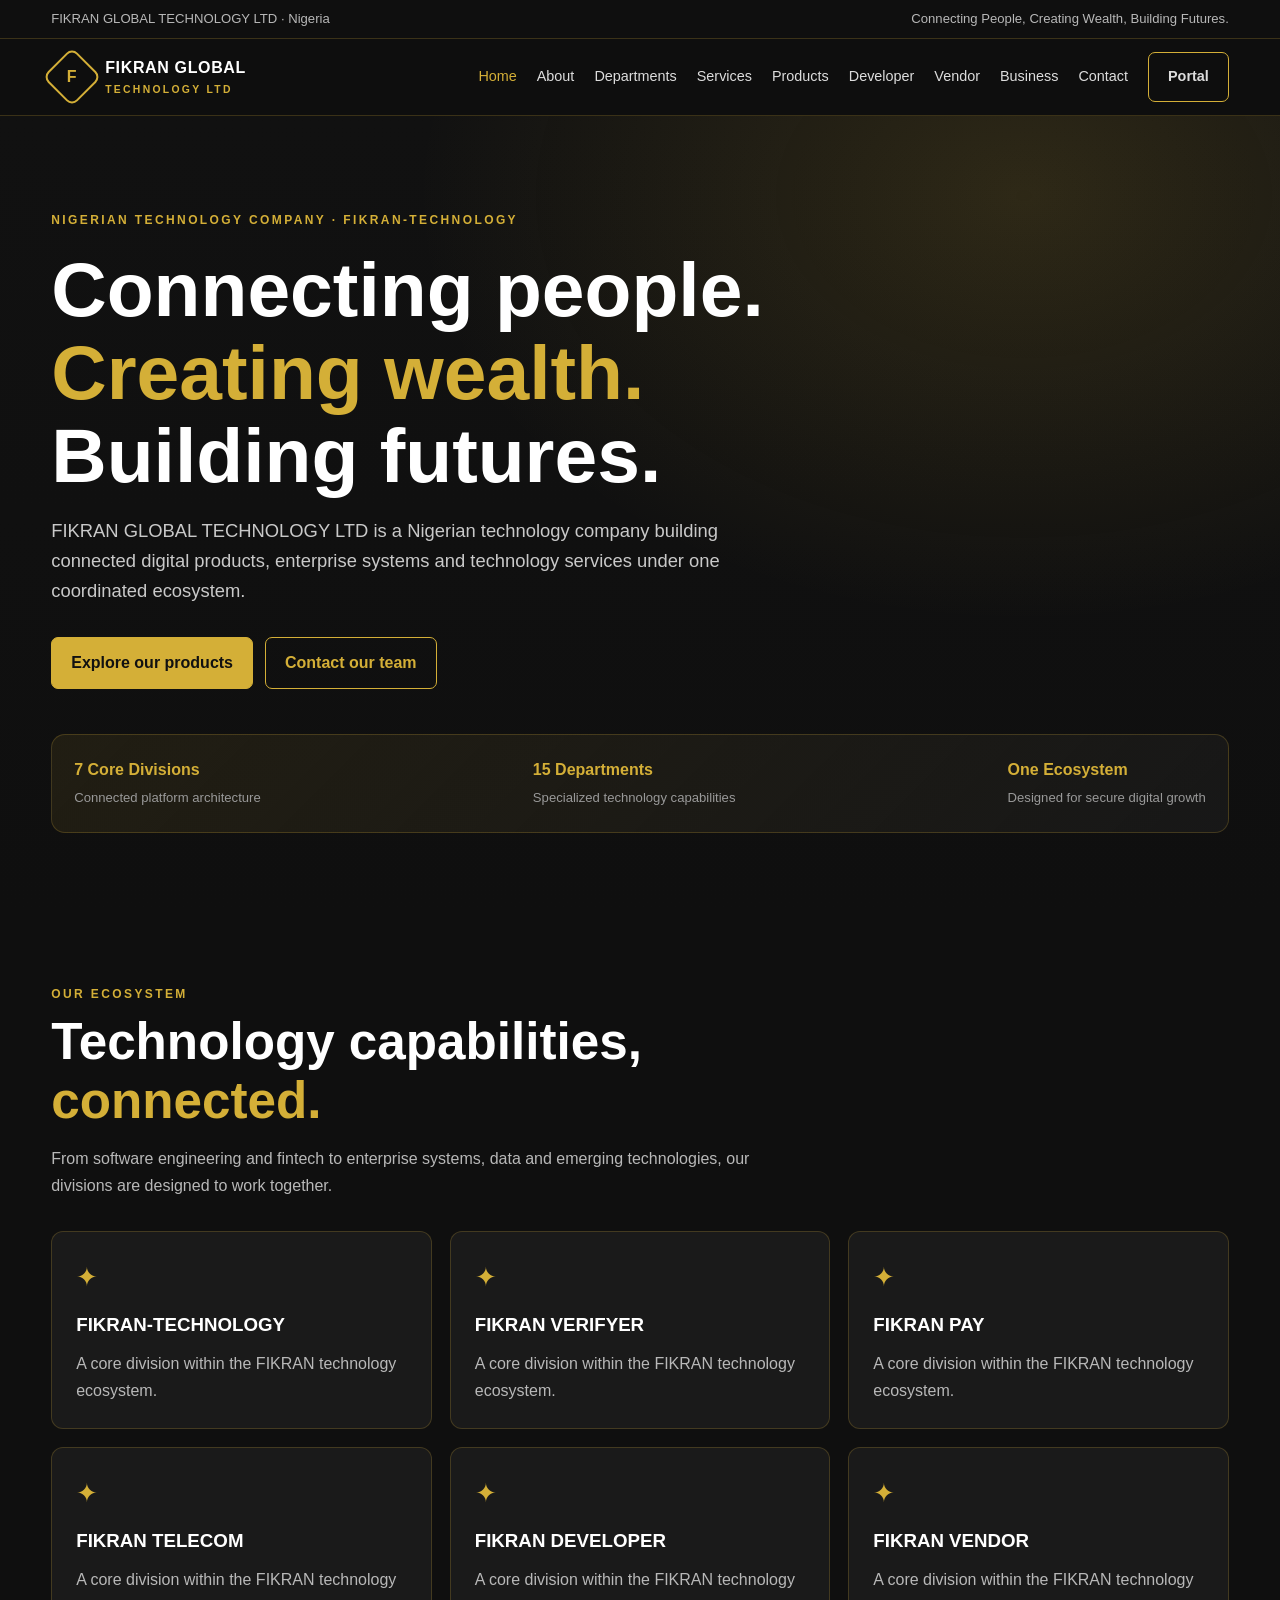
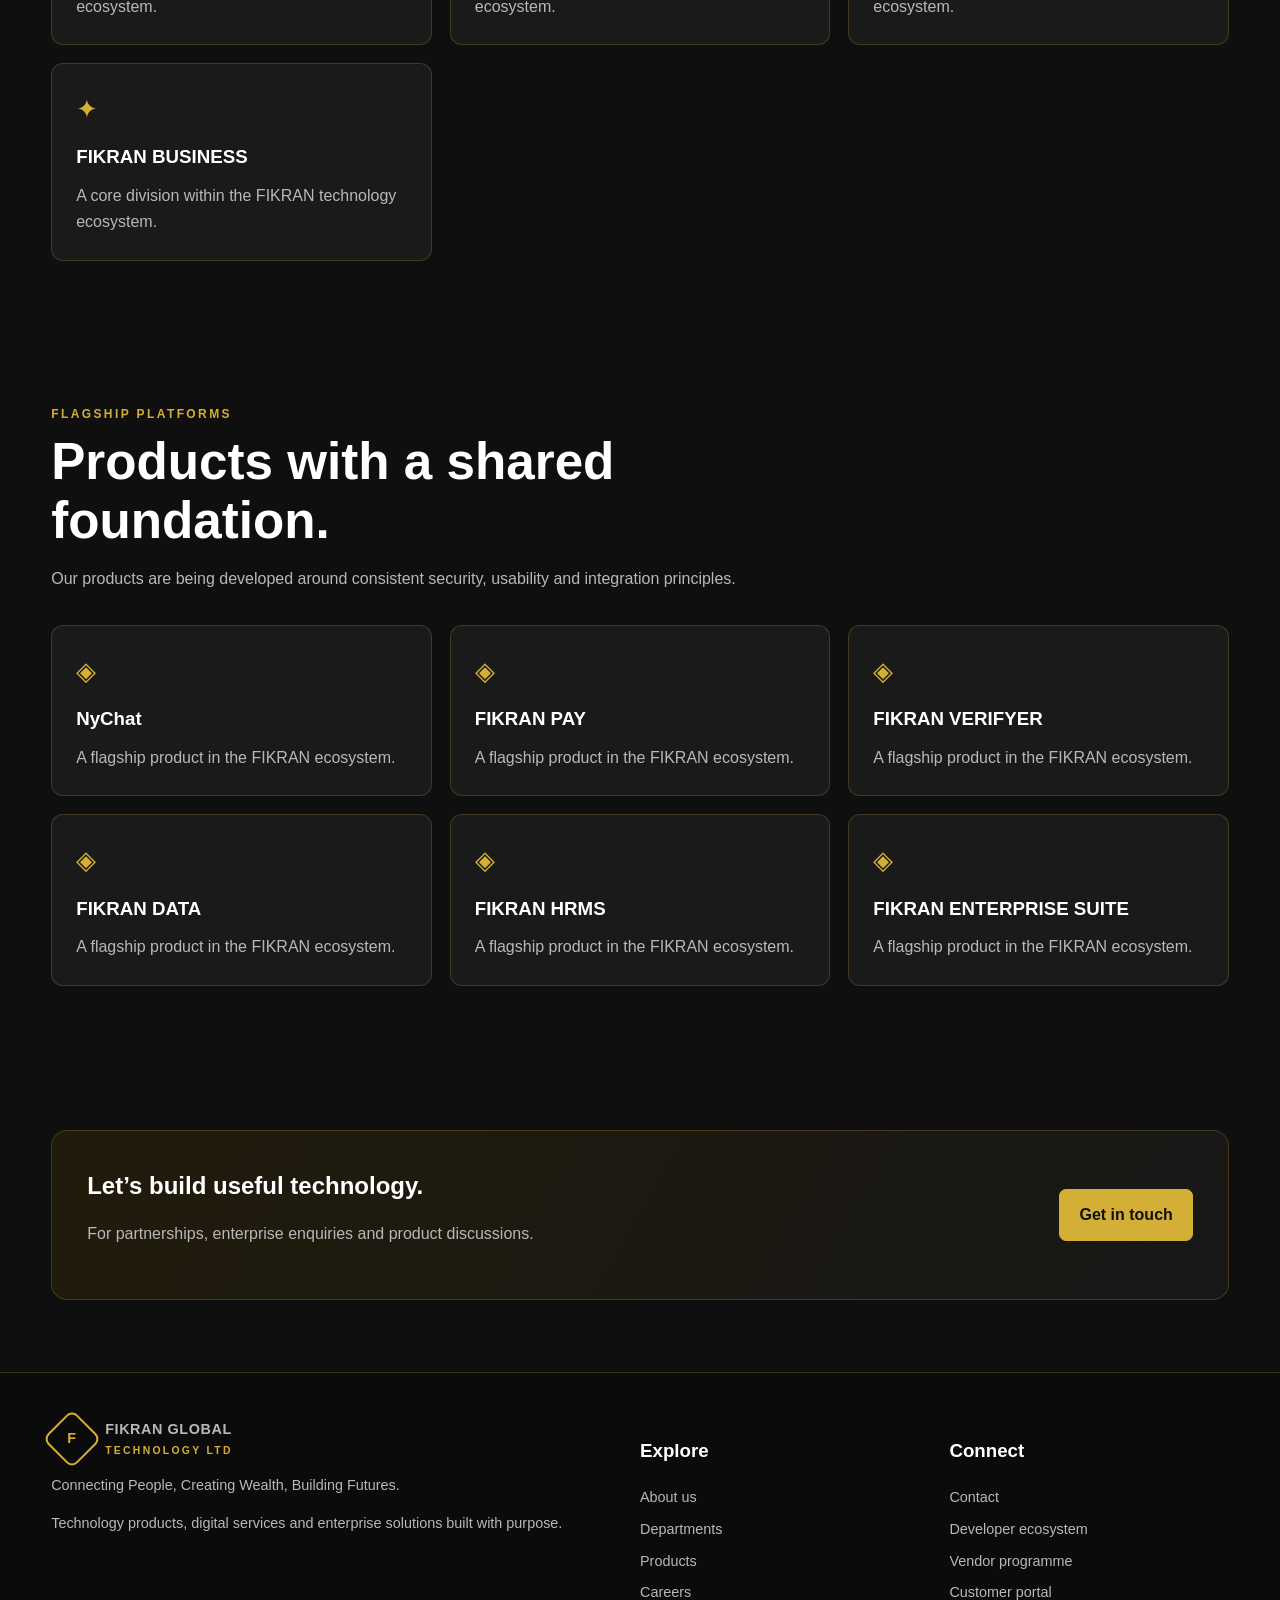
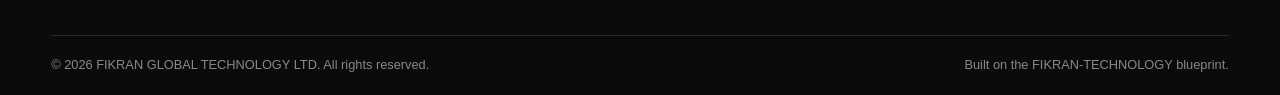
<file: index.html>
<!doctype html>
<html lang="en"><head><meta charset="utf-8"><meta name="viewport" content="width=device-width, initial-scale=1"><meta name="theme-color" content="#0F0F0F"><meta name="description" content="FIKRAN GLOBAL TECHNOLOGY LTD is a Nigerian technology company building connected digital products, enterprise systems and technology services under one coordinated ecosystem."><title>Building the digital infrastructure for tomorrow. | FIKRAN GLOBAL TECHNOLOGY LTD</title><link rel="stylesheet" href="assets/css/style.css"></head><body>
<div class="topbar"><div class="container"><span>FIKRAN GLOBAL TECHNOLOGY LTD · Nigeria</span><span>Connecting People, Creating Wealth, Building Futures.</span></div></div>
<header class="navbar"><div class="container nav-inner"><a class="brand" href="index.html"><span class="brand-mark"><span>F</span></span><span>FIKRAN GLOBAL<small>TECHNOLOGY LTD</small></span></a><button class="menu-btn" aria-label="Toggle navigation" aria-expanded="false">Menu ☰</button><nav class="nav-links"><a href="index.html">Home</a><a href="about.html">About</a><a href="departments.html">Departments</a><a href="services.html">Services</a><a href="products.html">Products</a><a href="developer.html">Developer</a><a href="vendor.html">Vendor</a><a href="business.html">Business</a><a href="contact.html">Contact</a><a class="btn btn-outline" href="login.html">Portal</a></nav></div></header>
<main>
<section class="hero"><div class="container"><div class="eyebrow">Nigerian technology company · FIKRAN-TECHNOLOGY</div><h1>Connecting people.<br><span class="gold">Creating wealth.</span><br>Building futures.</h1><p class="lead">FIKRAN GLOBAL TECHNOLOGY LTD is a Nigerian technology company building connected digital products, enterprise systems and technology services under one coordinated ecosystem.</p><div class="hero-actions"><a class="btn btn-primary" href="products.html">Explore our products</a><a class="btn btn-outline" href="contact.html">Contact our team</a></div><div class="hero-panel"><div><strong>7 Core Divisions</strong><br><span class="small">Connected platform architecture</span></div><div><strong>15 Departments</strong><br><span class="small">Specialized technology capabilities</span></div><div><strong>One Ecosystem</strong><br><span class="small">Designed for secure digital growth</span></div></div></div></section>
<section><div class="container"><div class="section-head"><div class="eyebrow">Our ecosystem</div><h2>Technology capabilities, <span class="gold">connected.</span></h2><p>From software engineering and fintech to enterprise systems, data and emerging technologies, our divisions are designed to work together.</p></div><div class="grid"><article class="card"><div class="icon">✦</div><h3>FIKRAN-TECHNOLOGY</h3><p>A core division within the FIKRAN technology ecosystem.</p></article><article class="card"><div class="icon">✦</div><h3>FIKRAN VERIFYER</h3><p>A core division within the FIKRAN technology ecosystem.</p></article><article class="card"><div class="icon">✦</div><h3>FIKRAN PAY</h3><p>A core division within the FIKRAN technology ecosystem.</p></article><article class="card"><div class="icon">✦</div><h3>FIKRAN TELECOM</h3><p>A core division within the FIKRAN technology ecosystem.</p></article><article class="card"><div class="icon">✦</div><h3>FIKRAN DEVELOPER</h3><p>A core division within the FIKRAN technology ecosystem.</p></article><article class="card"><div class="icon">✦</div><h3>FIKRAN VENDOR</h3><p>A core division within the FIKRAN technology ecosystem.</p></article><article class="card"><div class="icon">✦</div><h3>FIKRAN BUSINESS</h3><p>A core division within the FIKRAN technology ecosystem.</p></article></div></div></section>
<section><div class="container"><div class="section-head"><div class="eyebrow">Flagship platforms</div><h2>Products with a shared foundation.</h2><p>Our products are being developed around consistent security, usability and integration principles.</p></div><div class="grid"><article class="card"><div class="icon">◈</div><h3>NyChat</h3><p>A flagship product in the FIKRAN ecosystem.</p></article><article class="card"><div class="icon">◈</div><h3>FIKRAN PAY</h3><p>A flagship product in the FIKRAN ecosystem.</p></article><article class="card"><div class="icon">◈</div><h3>FIKRAN VERIFYER</h3><p>A flagship product in the FIKRAN ecosystem.</p></article><article class="card"><div class="icon">◈</div><h3>FIKRAN DATA</h3><p>A flagship product in the FIKRAN ecosystem.</p></article><article class="card"><div class="icon">◈</div><h3>FIKRAN HRMS</h3><p>A flagship product in the FIKRAN ecosystem.</p></article><article class="card"><div class="icon">◈</div><h3>FIKRAN ENTERPRISE SUITE</h3><p>A flagship product in the FIKRAN ecosystem.</p></article></div></div></section>
<section><div class="container"><div class="cta"><div><h2>Let’s build useful technology.</h2><p class="muted">For partnerships, enterprise enquiries and product discussions.</p></div><a class="btn btn-primary" href="contact.html">Get in touch</a></div></div></section></main>
<footer class="footer"><div class="container"><div class="footer-grid"><div><a class="brand" href="index.html"><span class="brand-mark"><span>F</span></span><span>FIKRAN GLOBAL<small>TECHNOLOGY LTD</small></span></a><p>Connecting People, Creating Wealth, Building Futures.</p><p>Technology products, digital services and enterprise solutions built with purpose.</p></div><div><h3>Explore</h3><div class="footer-links"><a href="about.html">About us</a><a href="departments.html">Departments</a><a href="products.html">Products</a><a href="careers.html">Careers</a></div></div><div><h3>Connect</h3><div class="footer-links"><a href="contact.html">Contact</a><a href="developer.html">Developer ecosystem</a><a href="vendor.html">Vendor programme</a><a href="login.html">Customer portal</a></div></div></div><div class="copyright"><span>© <span data-year></span> FIKRAN GLOBAL TECHNOLOGY LTD. All rights reserved.</span><span>Built on the FIKRAN-TECHNOLOGY blueprint.</span></div></div></footer><script src="assets/js/main.js"></script></body></html>
</file>
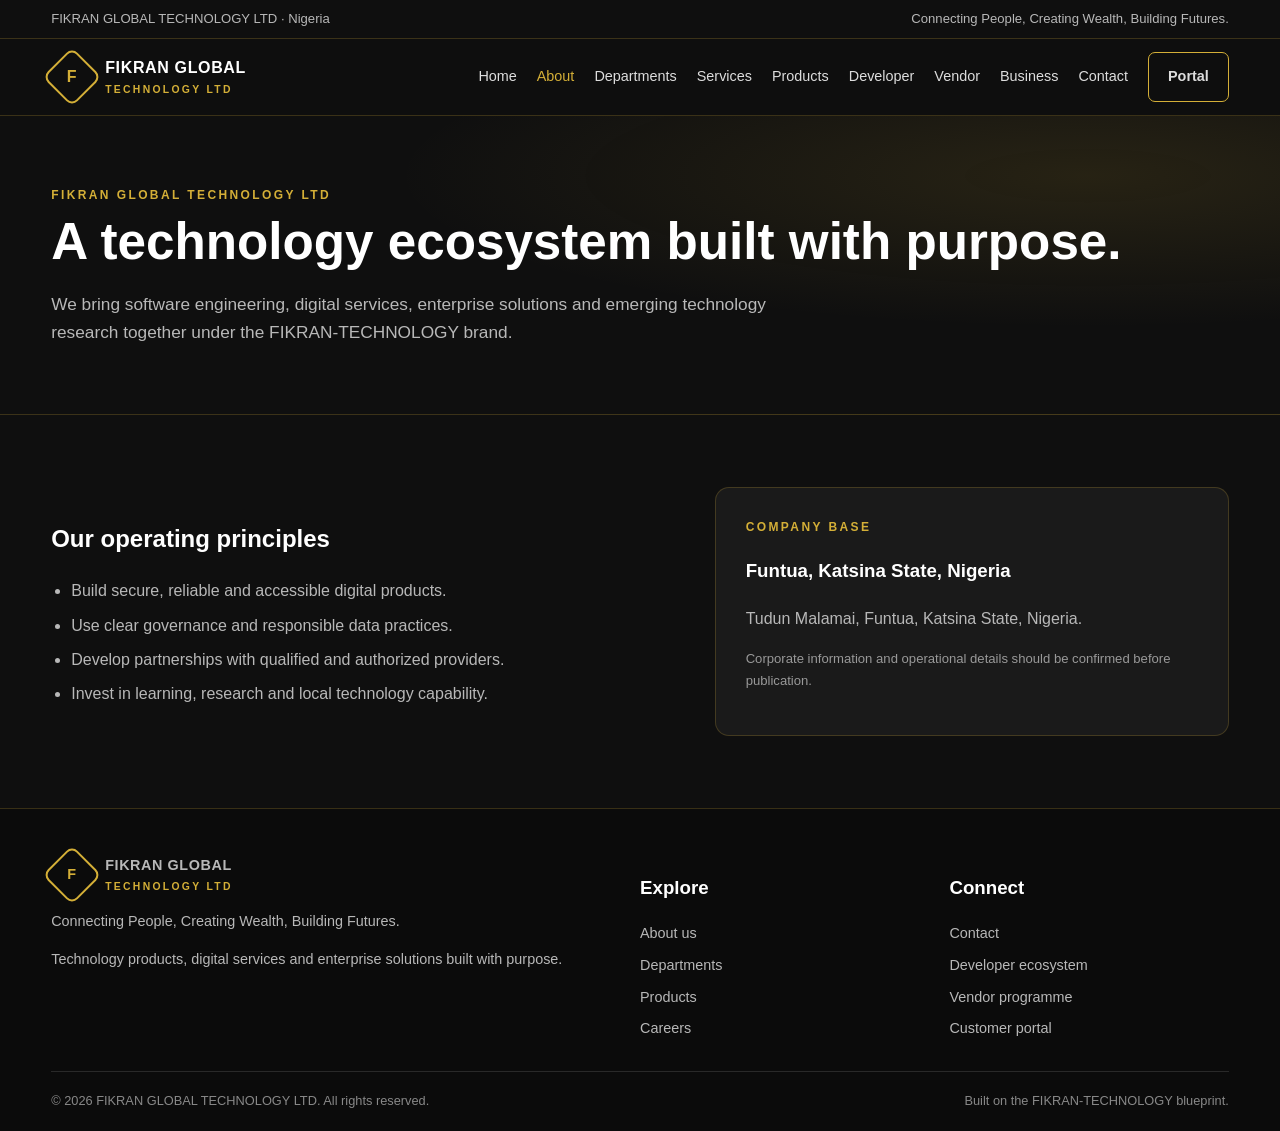
<file: about.html>
<!doctype html>
<html lang="en"><head><meta charset="utf-8"><meta name="viewport" content="width=device-width, initial-scale=1"><meta name="theme-color" content="#0F0F0F"><meta name="description" content="We bring software engineering, digital services, enterprise solutions and emerging technology research together under the FIKRAN-TECHNOLOGY brand."><title>A technology ecosystem built with purpose. | FIKRAN GLOBAL TECHNOLOGY LTD</title><link rel="stylesheet" href="assets/css/style.css"></head><body>
<div class="topbar"><div class="container"><span>FIKRAN GLOBAL TECHNOLOGY LTD · Nigeria</span><span>Connecting People, Creating Wealth, Building Futures.</span></div></div>
<header class="navbar"><div class="container nav-inner"><a class="brand" href="index.html"><span class="brand-mark"><span>F</span></span><span>FIKRAN GLOBAL<small>TECHNOLOGY LTD</small></span></a><button class="menu-btn" aria-label="Toggle navigation" aria-expanded="false">Menu ☰</button><nav class="nav-links"><a href="index.html">Home</a><a href="about.html">About</a><a href="departments.html">Departments</a><a href="services.html">Services</a><a href="products.html">Products</a><a href="developer.html">Developer</a><a href="vendor.html">Vendor</a><a href="business.html">Business</a><a href="contact.html">Contact</a><a class="btn btn-outline" href="login.html">Portal</a></nav></div></header>
<main><section class="page-hero"><div class="container"><div class="eyebrow">FIKRAN GLOBAL TECHNOLOGY LTD</div><h1>A technology ecosystem built with purpose.</h1><p>We bring software engineering, digital services, enterprise solutions and emerging technology research together under the FIKRAN-TECHNOLOGY brand.</p></div></section><section><div class="container"><div class="split"><div><h2>Our operating principles</h2><ul class="list"><li>Build secure, reliable and accessible digital products.</li><li>Use clear governance and responsible data practices.</li><li>Develop partnerships with qualified and authorized providers.</li><li>Invest in learning, research and local technology capability.</li></ul></div><div class="feature-box"><div class="eyebrow">Company base</div><h3>Funtua, Katsina State, Nigeria</h3><p class="muted">Tudun Malamai, Funtua, Katsina State, Nigeria.</p><p class="small">Corporate information and operational details should be confirmed before publication.</p></div></div></div></section></main>
<footer class="footer"><div class="container"><div class="footer-grid"><div><a class="brand" href="index.html"><span class="brand-mark"><span>F</span></span><span>FIKRAN GLOBAL<small>TECHNOLOGY LTD</small></span></a><p>Connecting People, Creating Wealth, Building Futures.</p><p>Technology products, digital services and enterprise solutions built with purpose.</p></div><div><h3>Explore</h3><div class="footer-links"><a href="about.html">About us</a><a href="departments.html">Departments</a><a href="products.html">Products</a><a href="careers.html">Careers</a></div></div><div><h3>Connect</h3><div class="footer-links"><a href="contact.html">Contact</a><a href="developer.html">Developer ecosystem</a><a href="vendor.html">Vendor programme</a><a href="login.html">Customer portal</a></div></div></div><div class="copyright"><span>© <span data-year></span> FIKRAN GLOBAL TECHNOLOGY LTD. All rights reserved.</span><span>Built on the FIKRAN-TECHNOLOGY blueprint.</span></div></div></footer><script src="assets/js/main.js"></script></body></html>
</file>
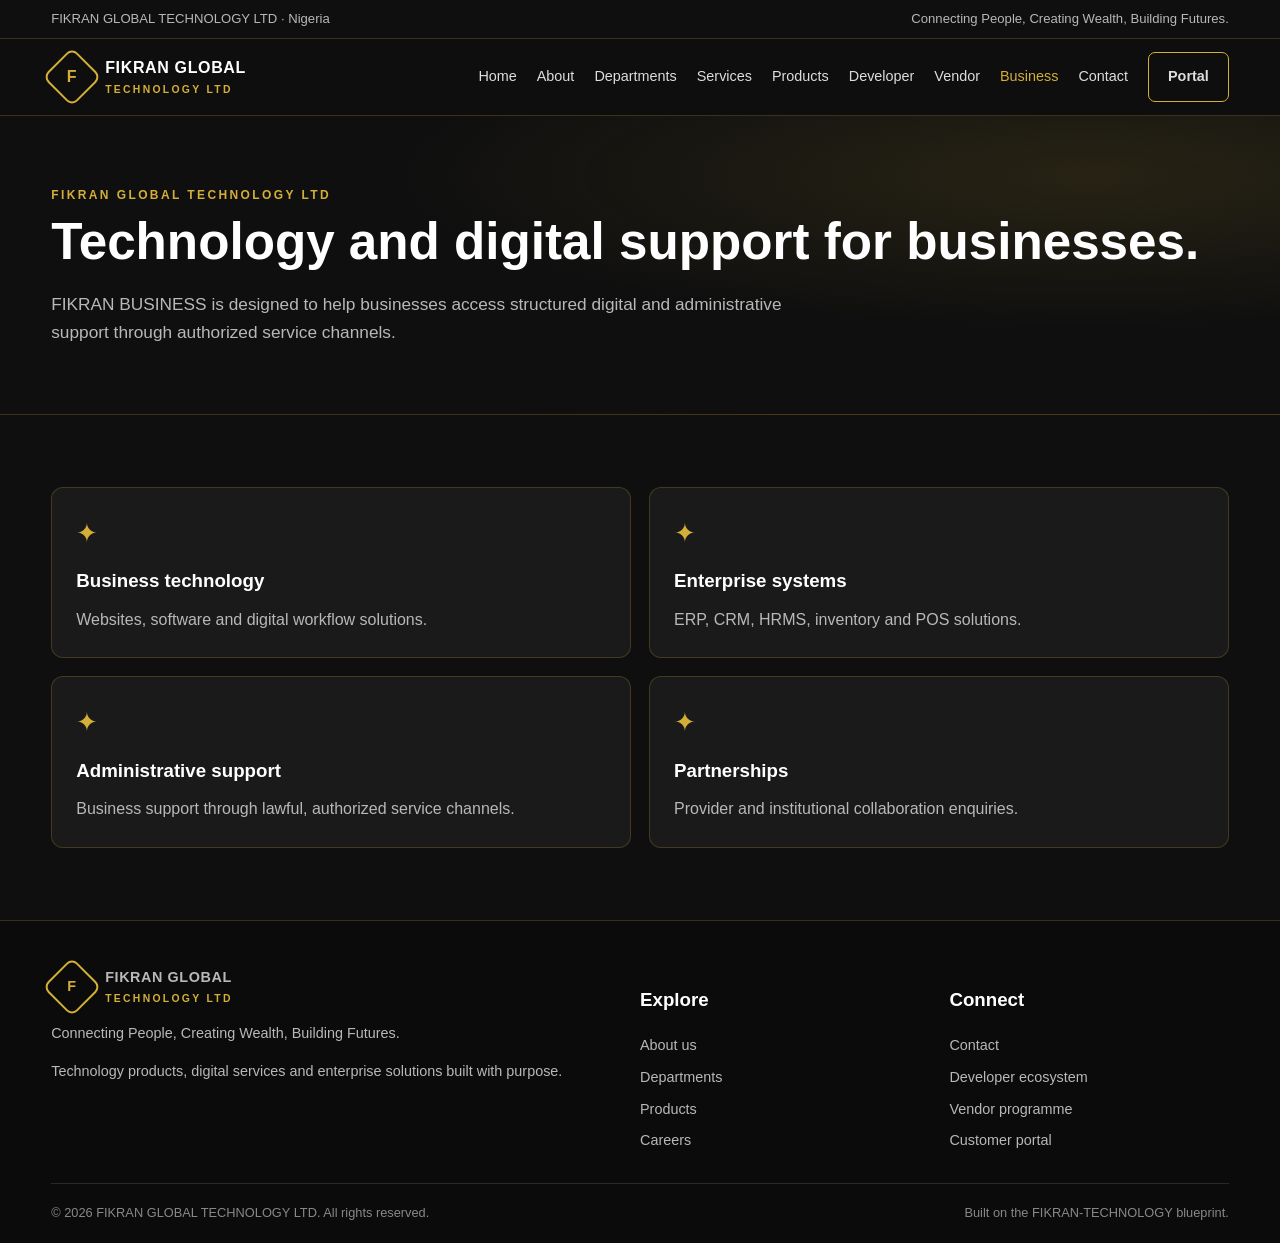
<file: business.html>
<!doctype html>
<html lang="en"><head><meta charset="utf-8"><meta name="viewport" content="width=device-width, initial-scale=1"><meta name="theme-color" content="#0F0F0F"><meta name="description" content="FIKRAN BUSINESS is designed to help businesses access structured digital and administrative support through authorized service channels."><title>Technology and digital support for businesses. | FIKRAN GLOBAL TECHNOLOGY LTD</title><link rel="stylesheet" href="assets/css/style.css"></head><body>
<div class="topbar"><div class="container"><span>FIKRAN GLOBAL TECHNOLOGY LTD · Nigeria</span><span>Connecting People, Creating Wealth, Building Futures.</span></div></div>
<header class="navbar"><div class="container nav-inner"><a class="brand" href="index.html"><span class="brand-mark"><span>F</span></span><span>FIKRAN GLOBAL<small>TECHNOLOGY LTD</small></span></a><button class="menu-btn" aria-label="Toggle navigation" aria-expanded="false">Menu ☰</button><nav class="nav-links"><a href="index.html">Home</a><a href="about.html">About</a><a href="departments.html">Departments</a><a href="services.html">Services</a><a href="products.html">Products</a><a href="developer.html">Developer</a><a href="vendor.html">Vendor</a><a href="business.html">Business</a><a href="contact.html">Contact</a><a class="btn btn-outline" href="login.html">Portal</a></nav></div></header>
<main><section class="page-hero"><div class="container"><div class="eyebrow">FIKRAN GLOBAL TECHNOLOGY LTD</div><h1>Technology and digital support for businesses.</h1><p>FIKRAN BUSINESS is designed to help businesses access structured digital and administrative support through authorized service channels.</p></div></section><section><div class="container"><div class="grid two"><article class="card"><div class="icon">✦</div><h3>Business technology</h3><p>Websites, software and digital workflow solutions.</p></article><article class="card"><div class="icon">✦</div><h3>Enterprise systems</h3><p>ERP, CRM, HRMS, inventory and POS solutions.</p></article><article class="card"><div class="icon">✦</div><h3>Administrative support</h3><p>Business support through lawful, authorized service channels.</p></article><article class="card"><div class="icon">✦</div><h3>Partnerships</h3><p>Provider and institutional collaboration enquiries.</p></article></div></div></section></main>
<footer class="footer"><div class="container"><div class="footer-grid"><div><a class="brand" href="index.html"><span class="brand-mark"><span>F</span></span><span>FIKRAN GLOBAL<small>TECHNOLOGY LTD</small></span></a><p>Connecting People, Creating Wealth, Building Futures.</p><p>Technology products, digital services and enterprise solutions built with purpose.</p></div><div><h3>Explore</h3><div class="footer-links"><a href="about.html">About us</a><a href="departments.html">Departments</a><a href="products.html">Products</a><a href="careers.html">Careers</a></div></div><div><h3>Connect</h3><div class="footer-links"><a href="contact.html">Contact</a><a href="developer.html">Developer ecosystem</a><a href="vendor.html">Vendor programme</a><a href="login.html">Customer portal</a></div></div></div><div class="copyright"><span>© <span data-year></span> FIKRAN GLOBAL TECHNOLOGY LTD. All rights reserved.</span><span>Built on the FIKRAN-TECHNOLOGY blueprint.</span></div></div></footer><script src="assets/js/main.js"></script></body></html>
</file>
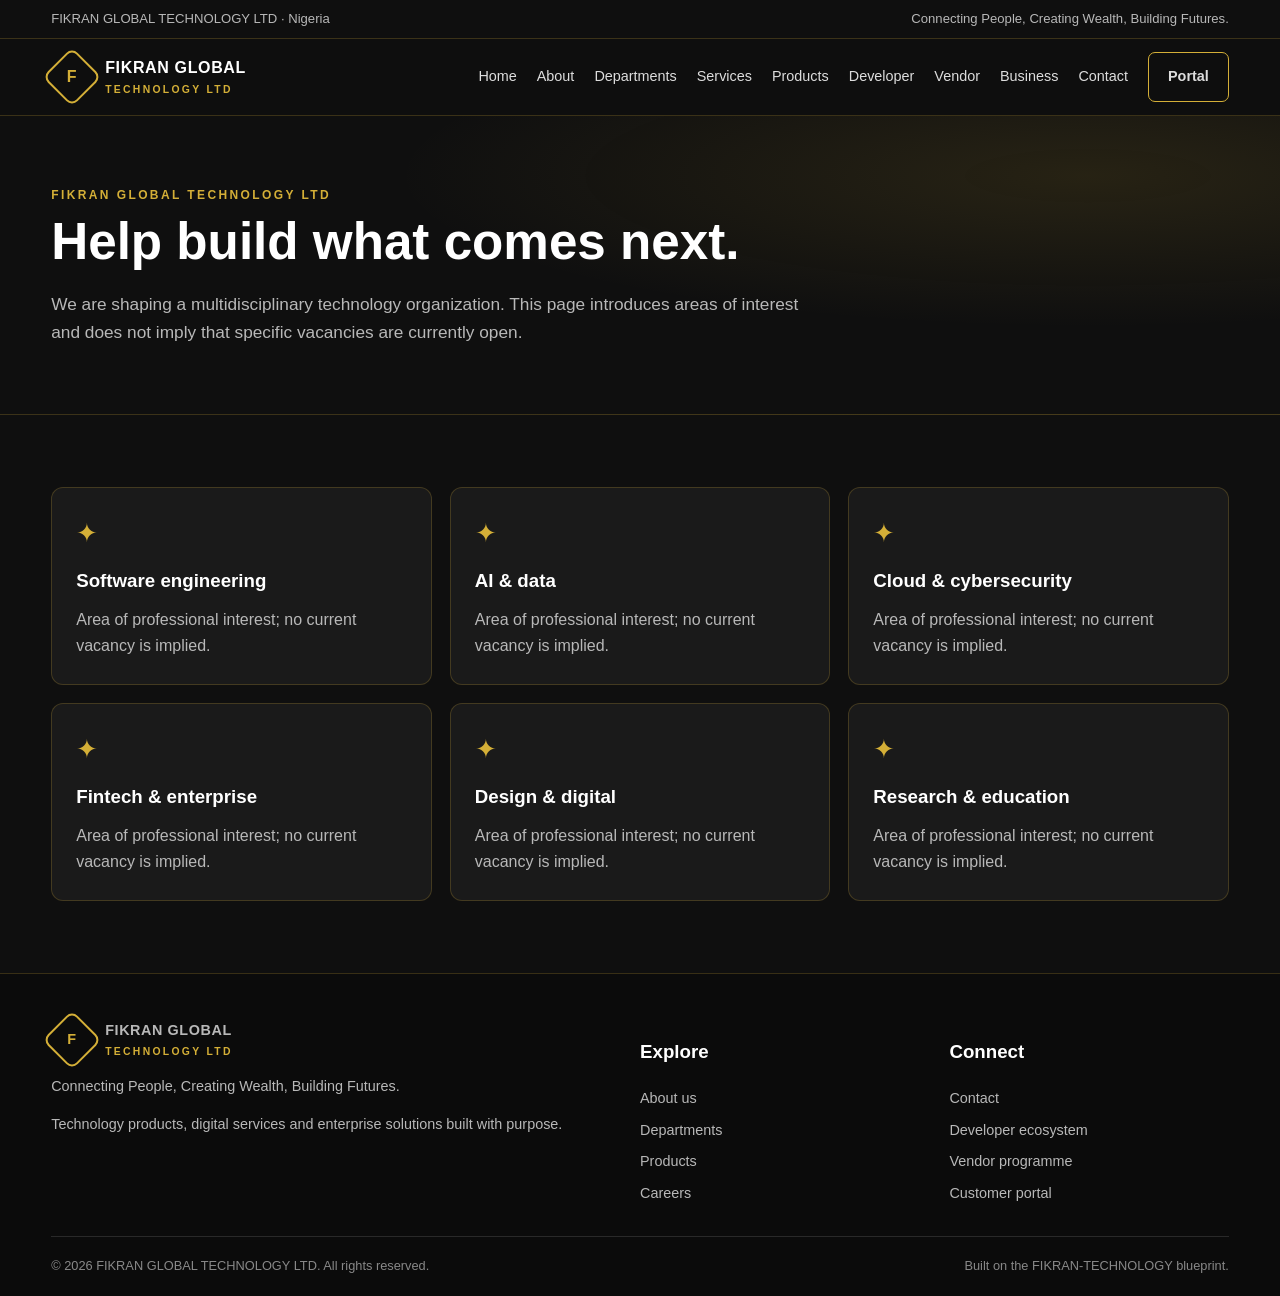
<file: careers.html>
<!doctype html>
<html lang="en"><head><meta charset="utf-8"><meta name="viewport" content="width=device-width, initial-scale=1"><meta name="theme-color" content="#0F0F0F"><meta name="description" content="We are shaping a multidisciplinary technology organization. This page introduces areas of interest and does not imply that specific vacancies are currently open."><title>Help build what comes next. | FIKRAN GLOBAL TECHNOLOGY LTD</title><link rel="stylesheet" href="assets/css/style.css"></head><body>
<div class="topbar"><div class="container"><span>FIKRAN GLOBAL TECHNOLOGY LTD · Nigeria</span><span>Connecting People, Creating Wealth, Building Futures.</span></div></div>
<header class="navbar"><div class="container nav-inner"><a class="brand" href="index.html"><span class="brand-mark"><span>F</span></span><span>FIKRAN GLOBAL<small>TECHNOLOGY LTD</small></span></a><button class="menu-btn" aria-label="Toggle navigation" aria-expanded="false">Menu ☰</button><nav class="nav-links"><a href="index.html">Home</a><a href="about.html">About</a><a href="departments.html">Departments</a><a href="services.html">Services</a><a href="products.html">Products</a><a href="developer.html">Developer</a><a href="vendor.html">Vendor</a><a href="business.html">Business</a><a href="contact.html">Contact</a><a class="btn btn-outline" href="login.html">Portal</a></nav></div></header>
<main><section class="page-hero"><div class="container"><div class="eyebrow">FIKRAN GLOBAL TECHNOLOGY LTD</div><h1>Help build what comes next.</h1><p>We are shaping a multidisciplinary technology organization. This page introduces areas of interest and does not imply that specific vacancies are currently open.</p></div></section><section><div class="container"><div class="grid"><article class="card"><div class="icon">✦</div><h3>Software engineering</h3><p>Area of professional interest; no current vacancy is implied.</p></article><article class="card"><div class="icon">✦</div><h3>AI & data</h3><p>Area of professional interest; no current vacancy is implied.</p></article><article class="card"><div class="icon">✦</div><h3>Cloud & cybersecurity</h3><p>Area of professional interest; no current vacancy is implied.</p></article><article class="card"><div class="icon">✦</div><h3>Fintech & enterprise</h3><p>Area of professional interest; no current vacancy is implied.</p></article><article class="card"><div class="icon">✦</div><h3>Design & digital</h3><p>Area of professional interest; no current vacancy is implied.</p></article><article class="card"><div class="icon">✦</div><h3>Research & education</h3><p>Area of professional interest; no current vacancy is implied.</p></article></div></div></section></main>
<footer class="footer"><div class="container"><div class="footer-grid"><div><a class="brand" href="index.html"><span class="brand-mark"><span>F</span></span><span>FIKRAN GLOBAL<small>TECHNOLOGY LTD</small></span></a><p>Connecting People, Creating Wealth, Building Futures.</p><p>Technology products, digital services and enterprise solutions built with purpose.</p></div><div><h3>Explore</h3><div class="footer-links"><a href="about.html">About us</a><a href="departments.html">Departments</a><a href="products.html">Products</a><a href="careers.html">Careers</a></div></div><div><h3>Connect</h3><div class="footer-links"><a href="contact.html">Contact</a><a href="developer.html">Developer ecosystem</a><a href="vendor.html">Vendor programme</a><a href="login.html">Customer portal</a></div></div></div><div class="copyright"><span>© <span data-year></span> FIKRAN GLOBAL TECHNOLOGY LTD. All rights reserved.</span><span>Built on the FIKRAN-TECHNOLOGY blueprint.</span></div></div></footer><script src="assets/js/main.js"></script></body></html>
</file>
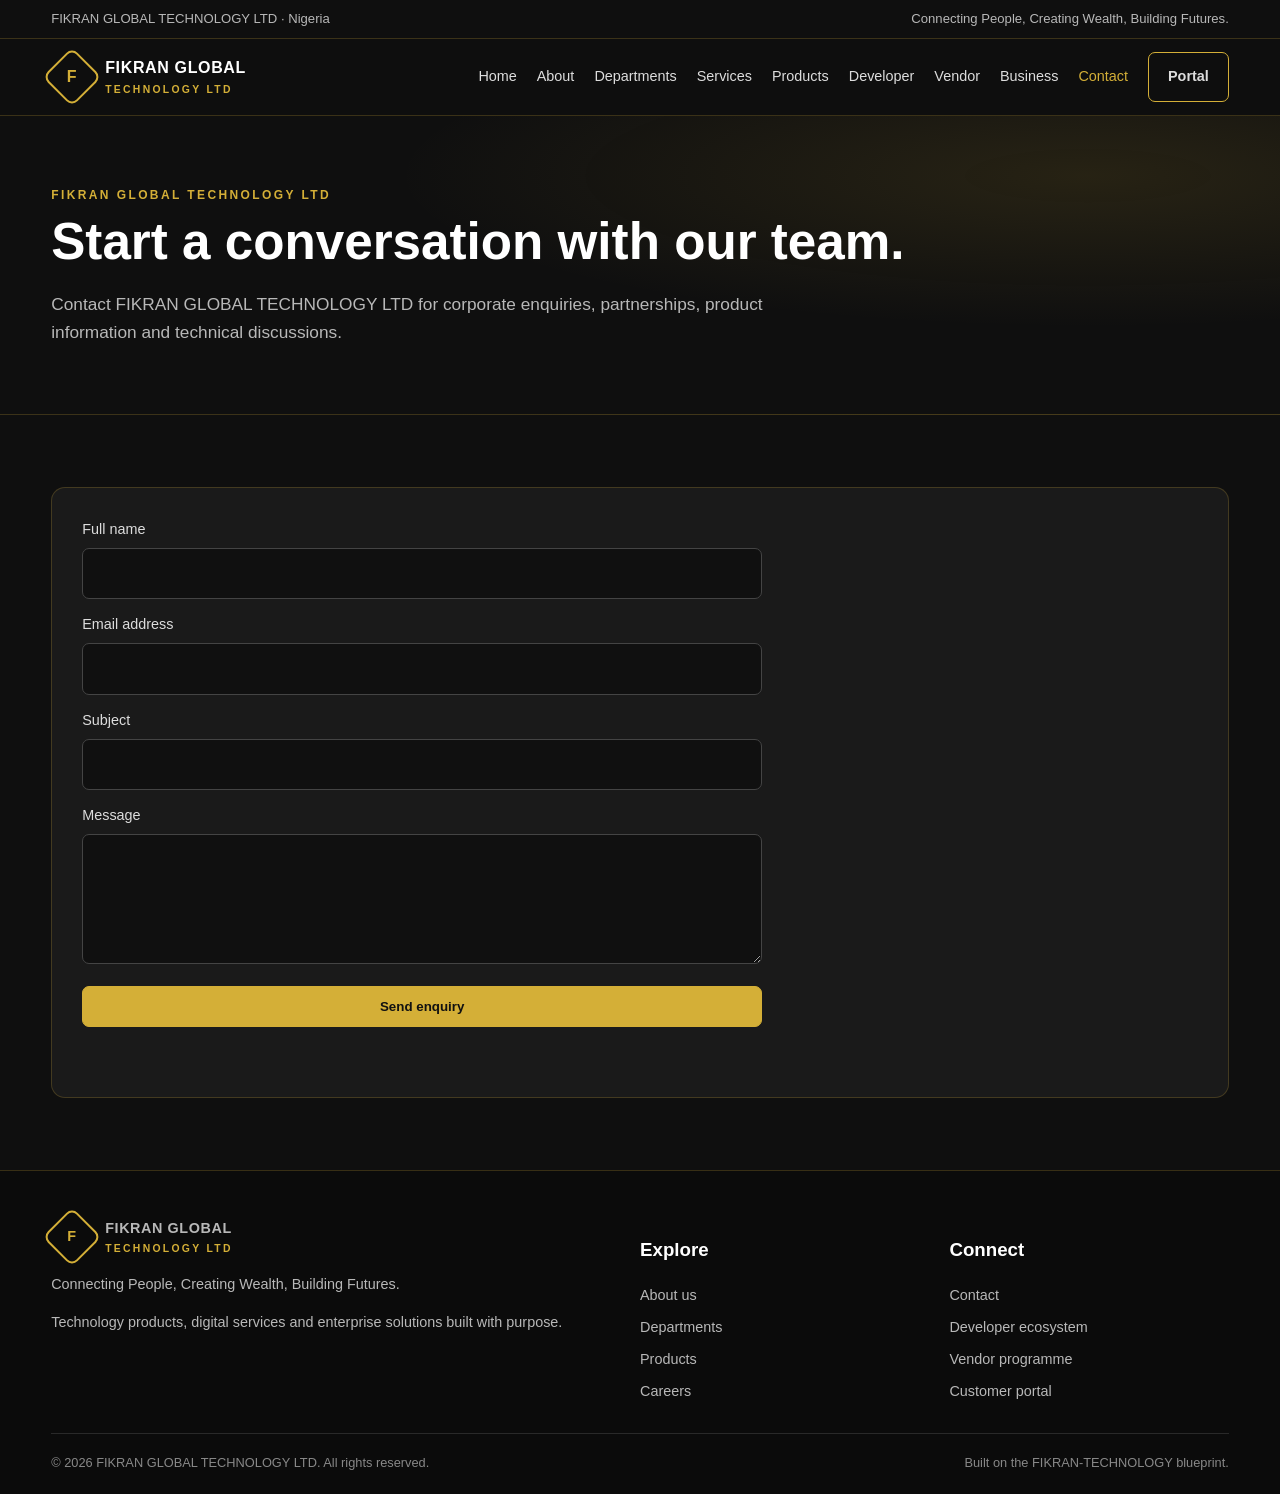
<file: contact.html>
<!doctype html>
<html lang="en"><head><meta charset="utf-8"><meta name="viewport" content="width=device-width, initial-scale=1"><meta name="theme-color" content="#0F0F0F"><meta name="description" content="Contact FIKRAN GLOBAL TECHNOLOGY LTD for corporate enquiries, partnerships, product information and technical discussions."><title>Start a conversation with our team. | FIKRAN GLOBAL TECHNOLOGY LTD</title><link rel="stylesheet" href="assets/css/style.css"></head><body>
<div class="topbar"><div class="container"><span>FIKRAN GLOBAL TECHNOLOGY LTD · Nigeria</span><span>Connecting People, Creating Wealth, Building Futures.</span></div></div>
<header class="navbar"><div class="container nav-inner"><a class="brand" href="index.html"><span class="brand-mark"><span>F</span></span><span>FIKRAN GLOBAL<small>TECHNOLOGY LTD</small></span></a><button class="menu-btn" aria-label="Toggle navigation" aria-expanded="false">Menu ☰</button><nav class="nav-links"><a href="index.html">Home</a><a href="about.html">About</a><a href="departments.html">Departments</a><a href="services.html">Services</a><a href="products.html">Products</a><a href="developer.html">Developer</a><a href="vendor.html">Vendor</a><a href="business.html">Business</a><a href="contact.html">Contact</a><a class="btn btn-outline" href="login.html">Portal</a></nav></div></header>
<main><section class="page-hero"><div class="container"><div class="eyebrow">FIKRAN GLOBAL TECHNOLOGY LTD</div><h1>Start a conversation with our team.</h1><p>Contact FIKRAN GLOBAL TECHNOLOGY LTD for corporate enquiries, partnerships, product information and technical discussions.</p></div></section><section><div class="container"><div class="feature-box"><form class="form" data-demo-form><label>Full name<input required name="name" autocomplete="name"></label><label>Email address<input required type="email" name="email" autocomplete="email"></label><label>Subject<input required name="subject"></label><label>Message<textarea required name="message"></textarea></label><button class="btn btn-primary" type="submit">Send enquiry</button><p class="small" data-form-message aria-live="polite"></p></form></div></div></section></main>
<footer class="footer"><div class="container"><div class="footer-grid"><div><a class="brand" href="index.html"><span class="brand-mark"><span>F</span></span><span>FIKRAN GLOBAL<small>TECHNOLOGY LTD</small></span></a><p>Connecting People, Creating Wealth, Building Futures.</p><p>Technology products, digital services and enterprise solutions built with purpose.</p></div><div><h3>Explore</h3><div class="footer-links"><a href="about.html">About us</a><a href="departments.html">Departments</a><a href="products.html">Products</a><a href="careers.html">Careers</a></div></div><div><h3>Connect</h3><div class="footer-links"><a href="contact.html">Contact</a><a href="developer.html">Developer ecosystem</a><a href="vendor.html">Vendor programme</a><a href="login.html">Customer portal</a></div></div></div><div class="copyright"><span>© <span data-year></span> FIKRAN GLOBAL TECHNOLOGY LTD. All rights reserved.</span><span>Built on the FIKRAN-TECHNOLOGY blueprint.</span></div></div></footer><script src="assets/js/main.js"></script></body></html>
</file>
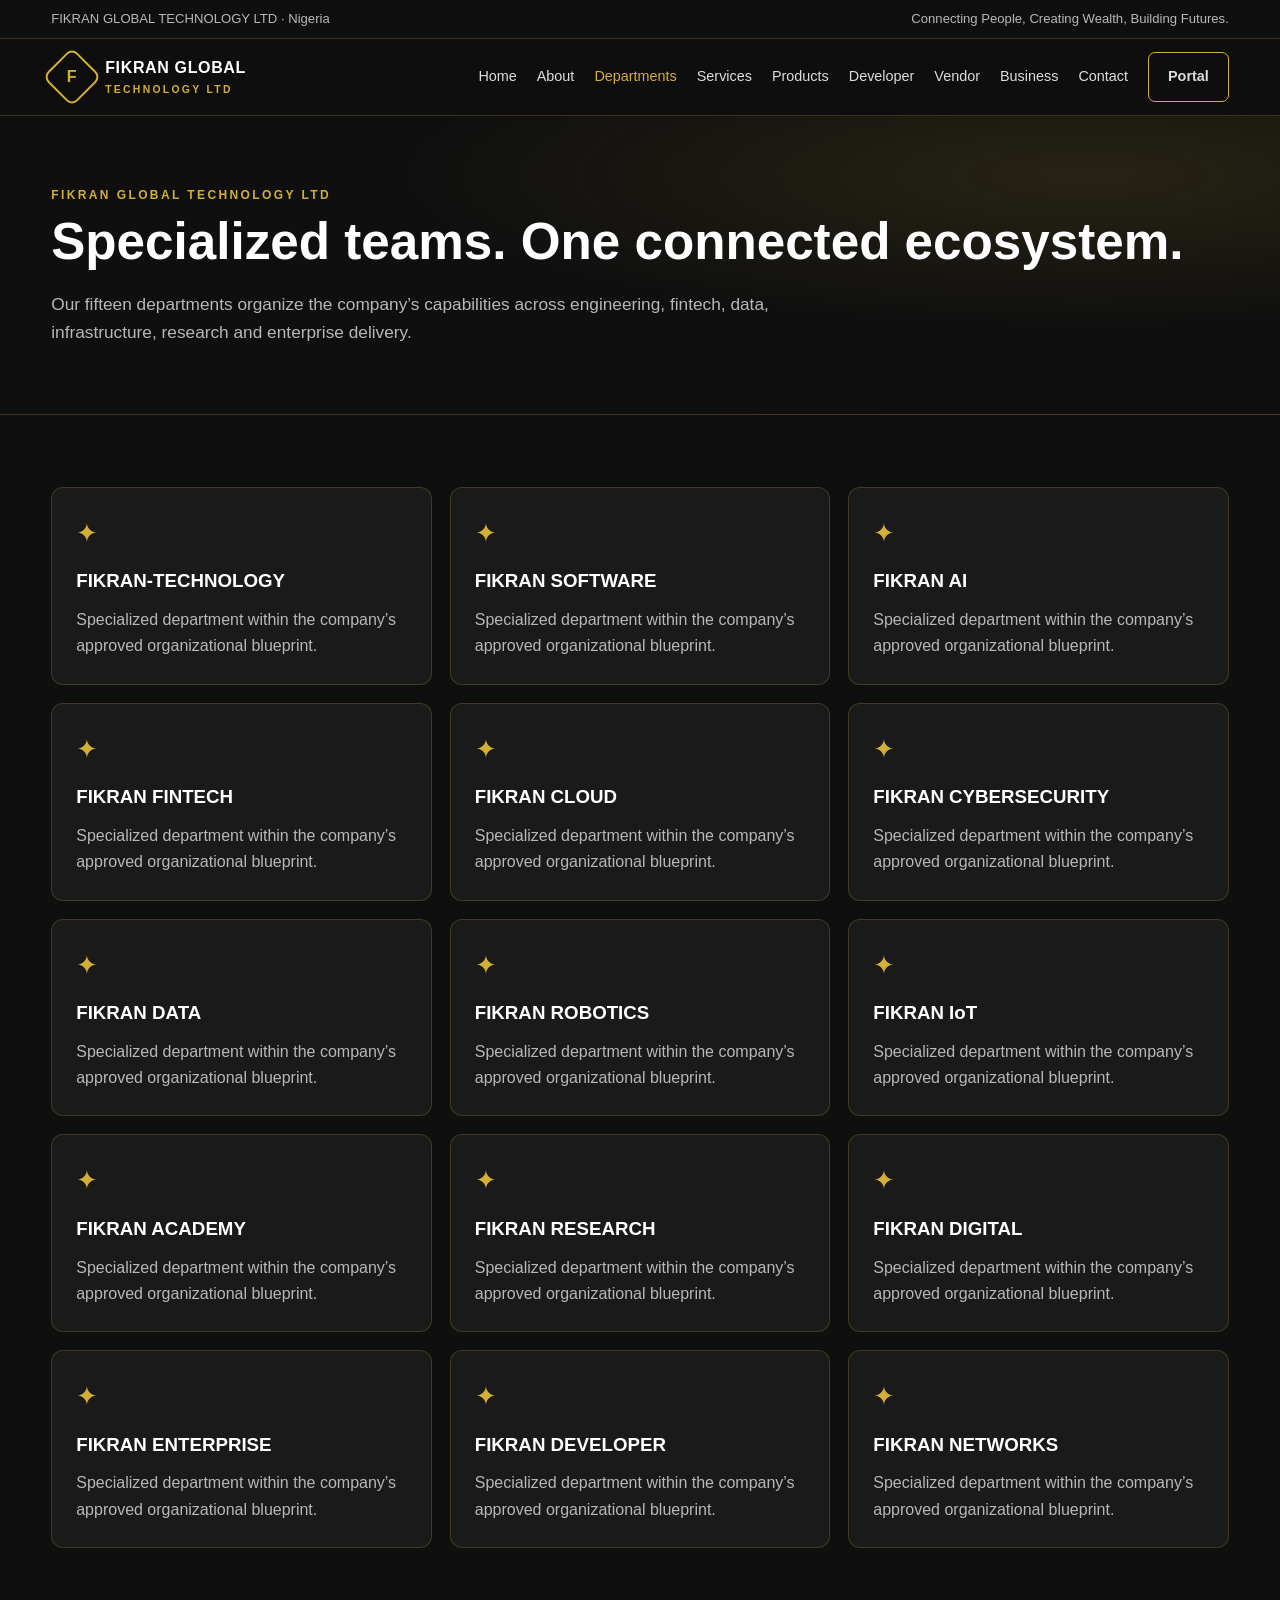
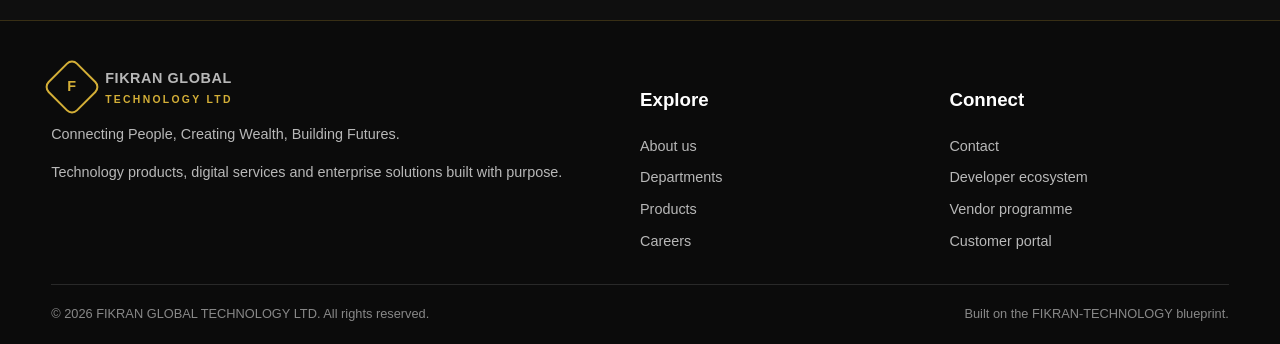
<file: departments.html>
<!doctype html>
<html lang="en"><head><meta charset="utf-8"><meta name="viewport" content="width=device-width, initial-scale=1"><meta name="theme-color" content="#0F0F0F"><meta name="description" content="Our fifteen departments organize the company’s capabilities across engineering, fintech, data, infrastructure, research and enterprise delivery."><title>Specialized teams. One connected ecosystem. | FIKRAN GLOBAL TECHNOLOGY LTD</title><link rel="stylesheet" href="assets/css/style.css"></head><body>
<div class="topbar"><div class="container"><span>FIKRAN GLOBAL TECHNOLOGY LTD · Nigeria</span><span>Connecting People, Creating Wealth, Building Futures.</span></div></div>
<header class="navbar"><div class="container nav-inner"><a class="brand" href="index.html"><span class="brand-mark"><span>F</span></span><span>FIKRAN GLOBAL<small>TECHNOLOGY LTD</small></span></a><button class="menu-btn" aria-label="Toggle navigation" aria-expanded="false">Menu ☰</button><nav class="nav-links"><a href="index.html">Home</a><a href="about.html">About</a><a href="departments.html">Departments</a><a href="services.html">Services</a><a href="products.html">Products</a><a href="developer.html">Developer</a><a href="vendor.html">Vendor</a><a href="business.html">Business</a><a href="contact.html">Contact</a><a class="btn btn-outline" href="login.html">Portal</a></nav></div></header>
<main><section class="page-hero"><div class="container"><div class="eyebrow">FIKRAN GLOBAL TECHNOLOGY LTD</div><h1>Specialized teams. One connected ecosystem.</h1><p>Our fifteen departments organize the company’s capabilities across engineering, fintech, data, infrastructure, research and enterprise delivery.</p></div></section><section><div class="container"><div class="grid"><article class="card"><div class="icon">✦</div><h3>FIKRAN-TECHNOLOGY</h3><p>Specialized department within the company’s approved organizational blueprint.</p></article><article class="card"><div class="icon">✦</div><h3>FIKRAN SOFTWARE</h3><p>Specialized department within the company’s approved organizational blueprint.</p></article><article class="card"><div class="icon">✦</div><h3>FIKRAN AI</h3><p>Specialized department within the company’s approved organizational blueprint.</p></article><article class="card"><div class="icon">✦</div><h3>FIKRAN FINTECH</h3><p>Specialized department within the company’s approved organizational blueprint.</p></article><article class="card"><div class="icon">✦</div><h3>FIKRAN CLOUD</h3><p>Specialized department within the company’s approved organizational blueprint.</p></article><article class="card"><div class="icon">✦</div><h3>FIKRAN CYBERSECURITY</h3><p>Specialized department within the company’s approved organizational blueprint.</p></article><article class="card"><div class="icon">✦</div><h3>FIKRAN DATA</h3><p>Specialized department within the company’s approved organizational blueprint.</p></article><article class="card"><div class="icon">✦</div><h3>FIKRAN ROBOTICS</h3><p>Specialized department within the company’s approved organizational blueprint.</p></article><article class="card"><div class="icon">✦</div><h3>FIKRAN IoT</h3><p>Specialized department within the company’s approved organizational blueprint.</p></article><article class="card"><div class="icon">✦</div><h3>FIKRAN ACADEMY</h3><p>Specialized department within the company’s approved organizational blueprint.</p></article><article class="card"><div class="icon">✦</div><h3>FIKRAN RESEARCH</h3><p>Specialized department within the company’s approved organizational blueprint.</p></article><article class="card"><div class="icon">✦</div><h3>FIKRAN DIGITAL</h3><p>Specialized department within the company’s approved organizational blueprint.</p></article><article class="card"><div class="icon">✦</div><h3>FIKRAN ENTERPRISE</h3><p>Specialized department within the company’s approved organizational blueprint.</p></article><article class="card"><div class="icon">✦</div><h3>FIKRAN DEVELOPER</h3><p>Specialized department within the company’s approved organizational blueprint.</p></article><article class="card"><div class="icon">✦</div><h3>FIKRAN NETWORKS</h3><p>Specialized department within the company’s approved organizational blueprint.</p></article></div></div></section></main>
<footer class="footer"><div class="container"><div class="footer-grid"><div><a class="brand" href="index.html"><span class="brand-mark"><span>F</span></span><span>FIKRAN GLOBAL<small>TECHNOLOGY LTD</small></span></a><p>Connecting People, Creating Wealth, Building Futures.</p><p>Technology products, digital services and enterprise solutions built with purpose.</p></div><div><h3>Explore</h3><div class="footer-links"><a href="about.html">About us</a><a href="departments.html">Departments</a><a href="products.html">Products</a><a href="careers.html">Careers</a></div></div><div><h3>Connect</h3><div class="footer-links"><a href="contact.html">Contact</a><a href="developer.html">Developer ecosystem</a><a href="vendor.html">Vendor programme</a><a href="login.html">Customer portal</a></div></div></div><div class="copyright"><span>© <span data-year></span> FIKRAN GLOBAL TECHNOLOGY LTD. All rights reserved.</span><span>Built on the FIKRAN-TECHNOLOGY blueprint.</span></div></div></footer><script src="assets/js/main.js"></script></body></html>
</file>
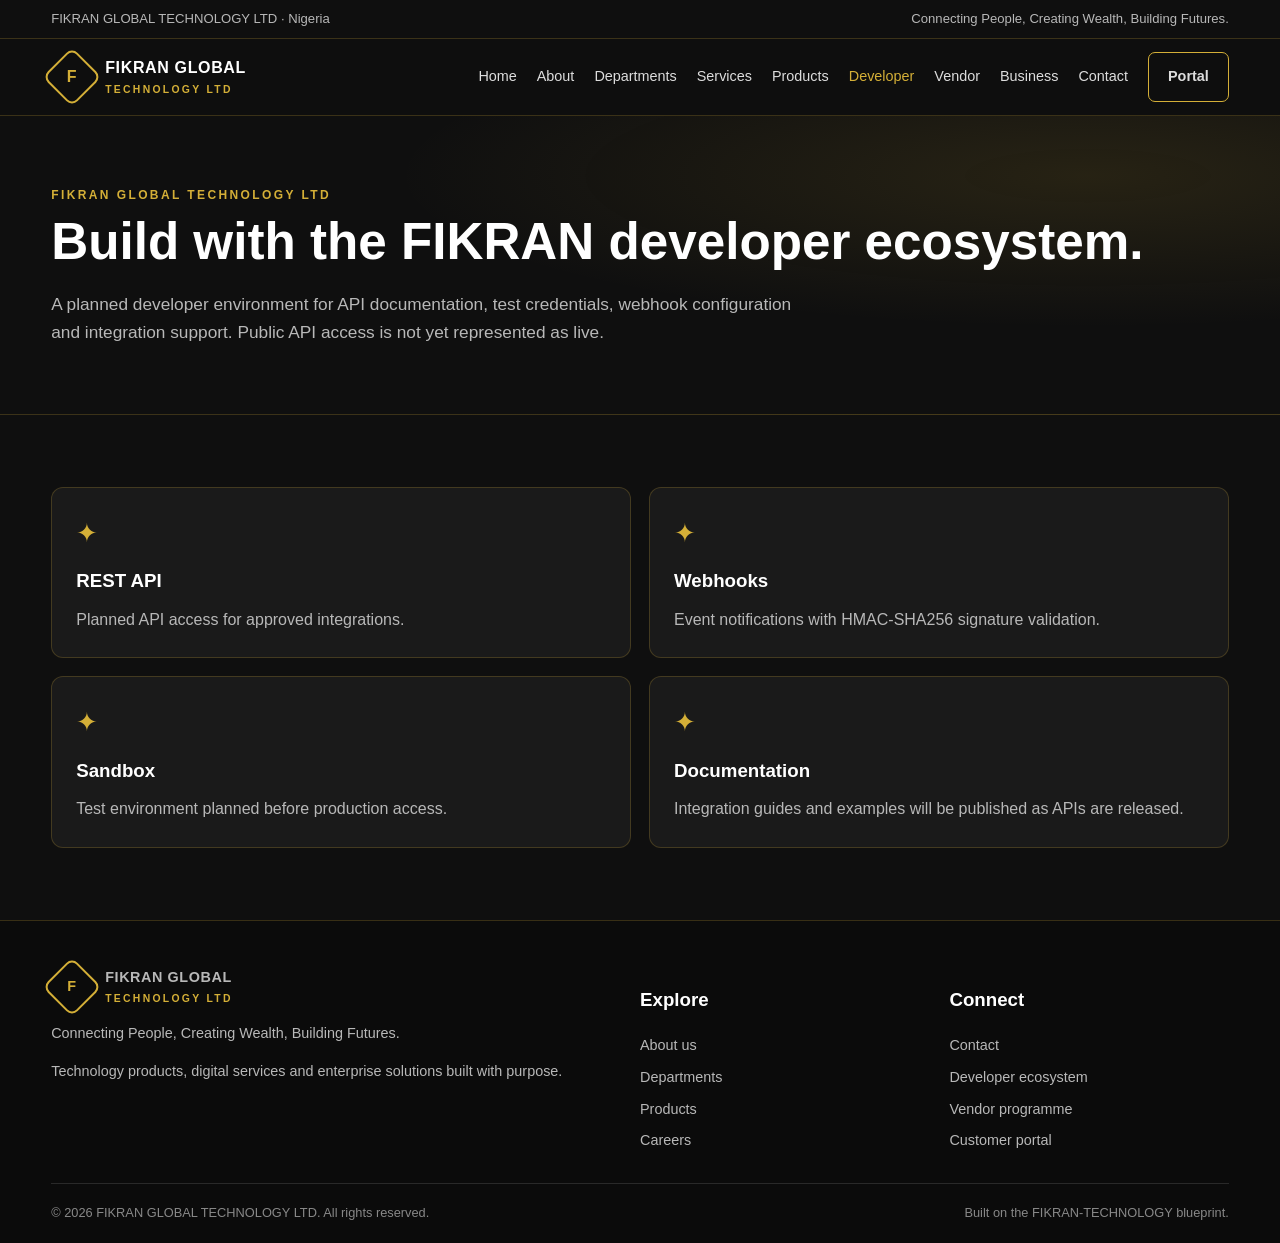
<file: developer.html>
<!doctype html>
<html lang="en"><head><meta charset="utf-8"><meta name="viewport" content="width=device-width, initial-scale=1"><meta name="theme-color" content="#0F0F0F"><meta name="description" content="A planned developer environment for API documentation, test credentials, webhook configuration and integration support. Public API access is not yet represented as live."><title>Build with the FIKRAN developer ecosystem. | FIKRAN GLOBAL TECHNOLOGY LTD</title><link rel="stylesheet" href="assets/css/style.css"></head><body>
<div class="topbar"><div class="container"><span>FIKRAN GLOBAL TECHNOLOGY LTD · Nigeria</span><span>Connecting People, Creating Wealth, Building Futures.</span></div></div>
<header class="navbar"><div class="container nav-inner"><a class="brand" href="index.html"><span class="brand-mark"><span>F</span></span><span>FIKRAN GLOBAL<small>TECHNOLOGY LTD</small></span></a><button class="menu-btn" aria-label="Toggle navigation" aria-expanded="false">Menu ☰</button><nav class="nav-links"><a href="index.html">Home</a><a href="about.html">About</a><a href="departments.html">Departments</a><a href="services.html">Services</a><a href="products.html">Products</a><a href="developer.html">Developer</a><a href="vendor.html">Vendor</a><a href="business.html">Business</a><a href="contact.html">Contact</a><a class="btn btn-outline" href="login.html">Portal</a></nav></div></header>
<main><section class="page-hero"><div class="container"><div class="eyebrow">FIKRAN GLOBAL TECHNOLOGY LTD</div><h1>Build with the FIKRAN developer ecosystem.</h1><p>A planned developer environment for API documentation, test credentials, webhook configuration and integration support. Public API access is not yet represented as live.</p></div></section><section><div class="container"><div class="grid two"><article class="card"><div class="icon">✦</div><h3>REST API</h3><p>Planned API access for approved integrations.</p></article><article class="card"><div class="icon">✦</div><h3>Webhooks</h3><p>Event notifications with HMAC-SHA256 signature validation.</p></article><article class="card"><div class="icon">✦</div><h3>Sandbox</h3><p>Test environment planned before production access.</p></article><article class="card"><div class="icon">✦</div><h3>Documentation</h3><p>Integration guides and examples will be published as APIs are released.</p></article></div></div></section></main>
<footer class="footer"><div class="container"><div class="footer-grid"><div><a class="brand" href="index.html"><span class="brand-mark"><span>F</span></span><span>FIKRAN GLOBAL<small>TECHNOLOGY LTD</small></span></a><p>Connecting People, Creating Wealth, Building Futures.</p><p>Technology products, digital services and enterprise solutions built with purpose.</p></div><div><h3>Explore</h3><div class="footer-links"><a href="about.html">About us</a><a href="departments.html">Departments</a><a href="products.html">Products</a><a href="careers.html">Careers</a></div></div><div><h3>Connect</h3><div class="footer-links"><a href="contact.html">Contact</a><a href="developer.html">Developer ecosystem</a><a href="vendor.html">Vendor programme</a><a href="login.html">Customer portal</a></div></div></div><div class="copyright"><span>© <span data-year></span> FIKRAN GLOBAL TECHNOLOGY LTD. All rights reserved.</span><span>Built on the FIKRAN-TECHNOLOGY blueprint.</span></div></div></footer><script src="assets/js/main.js"></script></body></html>
</file>
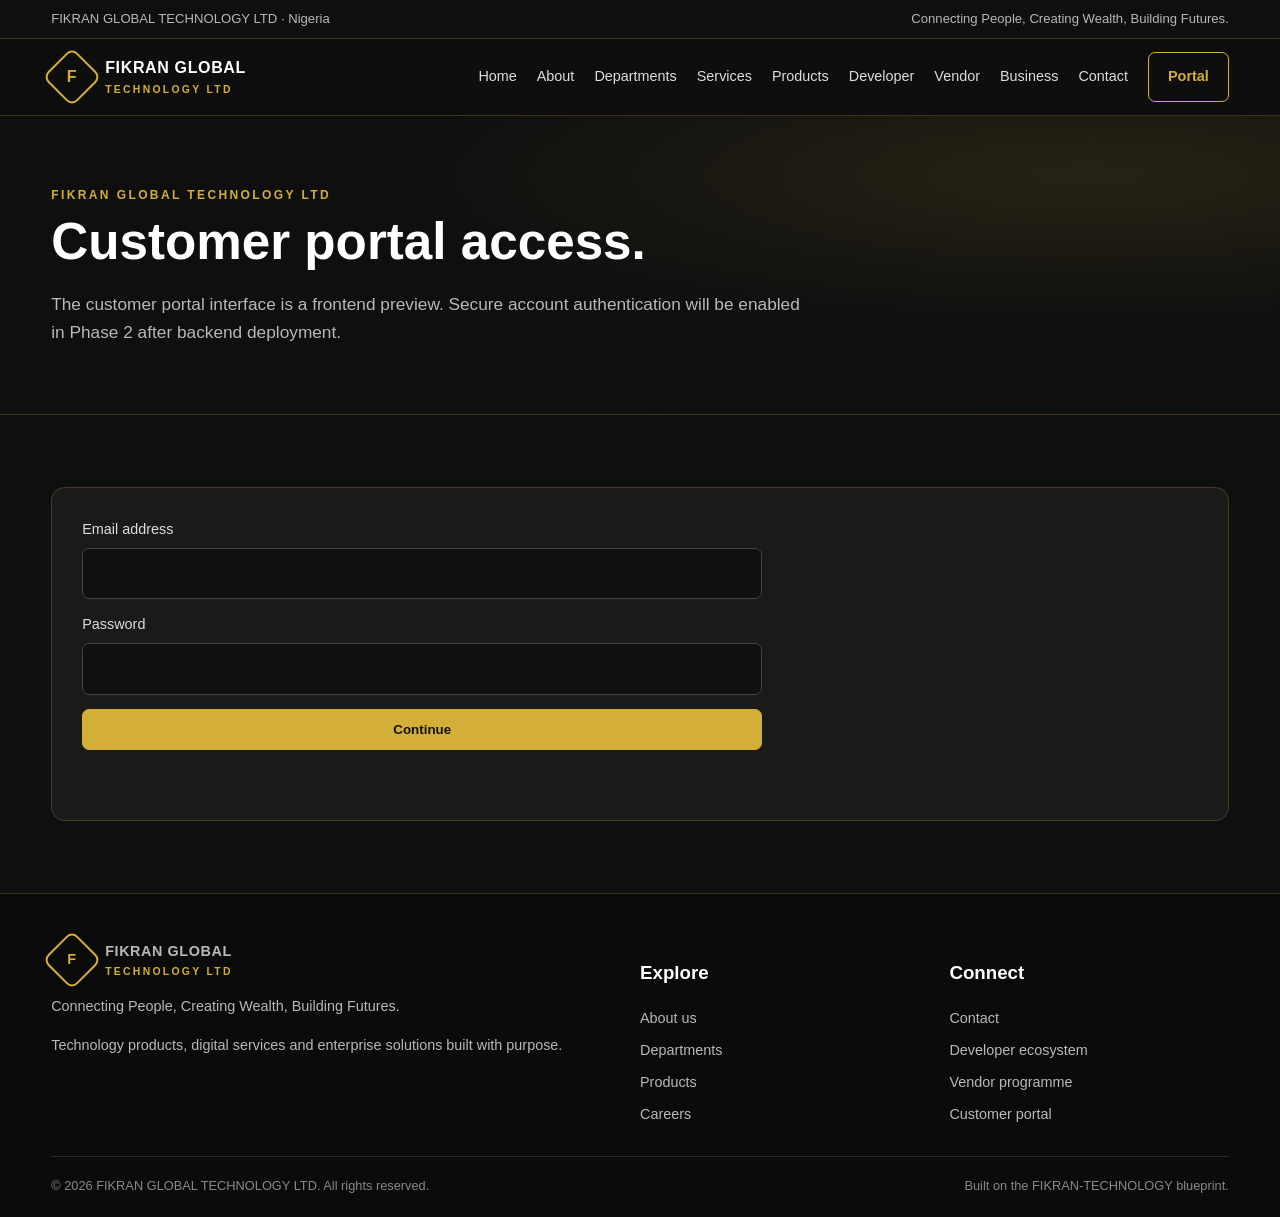
<file: login.html>
<!doctype html>
<html lang="en"><head><meta charset="utf-8"><meta name="viewport" content="width=device-width, initial-scale=1"><meta name="theme-color" content="#0F0F0F"><meta name="description" content="The customer portal interface is a frontend preview. Secure account authentication will be enabled in Phase 2 after backend deployment."><title>Customer portal access. | FIKRAN GLOBAL TECHNOLOGY LTD</title><link rel="stylesheet" href="assets/css/style.css"></head><body>
<div class="topbar"><div class="container"><span>FIKRAN GLOBAL TECHNOLOGY LTD · Nigeria</span><span>Connecting People, Creating Wealth, Building Futures.</span></div></div>
<header class="navbar"><div class="container nav-inner"><a class="brand" href="index.html"><span class="brand-mark"><span>F</span></span><span>FIKRAN GLOBAL<small>TECHNOLOGY LTD</small></span></a><button class="menu-btn" aria-label="Toggle navigation" aria-expanded="false">Menu ☰</button><nav class="nav-links"><a href="index.html">Home</a><a href="about.html">About</a><a href="departments.html">Departments</a><a href="services.html">Services</a><a href="products.html">Products</a><a href="developer.html">Developer</a><a href="vendor.html">Vendor</a><a href="business.html">Business</a><a href="contact.html">Contact</a><a class="btn btn-outline" href="login.html">Portal</a></nav></div></header>
<main><section class="page-hero"><div class="container"><div class="eyebrow">FIKRAN GLOBAL TECHNOLOGY LTD</div><h1>Customer portal access.</h1><p>The customer portal interface is a frontend preview. Secure account authentication will be enabled in Phase 2 after backend deployment.</p></div></section><section><div class="container"><div class="feature-box"><form class="form" data-demo-form><label>Email address<input required type="email" name="email" autocomplete="email"></label><label>Password<input required type="password" name="password" autocomplete="off"></label><button class="btn btn-primary" type="submit">Continue</button><p class="small" data-form-message aria-live="polite"></p></form></div></div></section></main>
<footer class="footer"><div class="container"><div class="footer-grid"><div><a class="brand" href="index.html"><span class="brand-mark"><span>F</span></span><span>FIKRAN GLOBAL<small>TECHNOLOGY LTD</small></span></a><p>Connecting People, Creating Wealth, Building Futures.</p><p>Technology products, digital services and enterprise solutions built with purpose.</p></div><div><h3>Explore</h3><div class="footer-links"><a href="about.html">About us</a><a href="departments.html">Departments</a><a href="products.html">Products</a><a href="careers.html">Careers</a></div></div><div><h3>Connect</h3><div class="footer-links"><a href="contact.html">Contact</a><a href="developer.html">Developer ecosystem</a><a href="vendor.html">Vendor programme</a><a href="login.html">Customer portal</a></div></div></div><div class="copyright"><span>© <span data-year></span> FIKRAN GLOBAL TECHNOLOGY LTD. All rights reserved.</span><span>Built on the FIKRAN-TECHNOLOGY blueprint.</span></div></div></footer><script src="assets/js/main.js"></script></body></html>
</file>
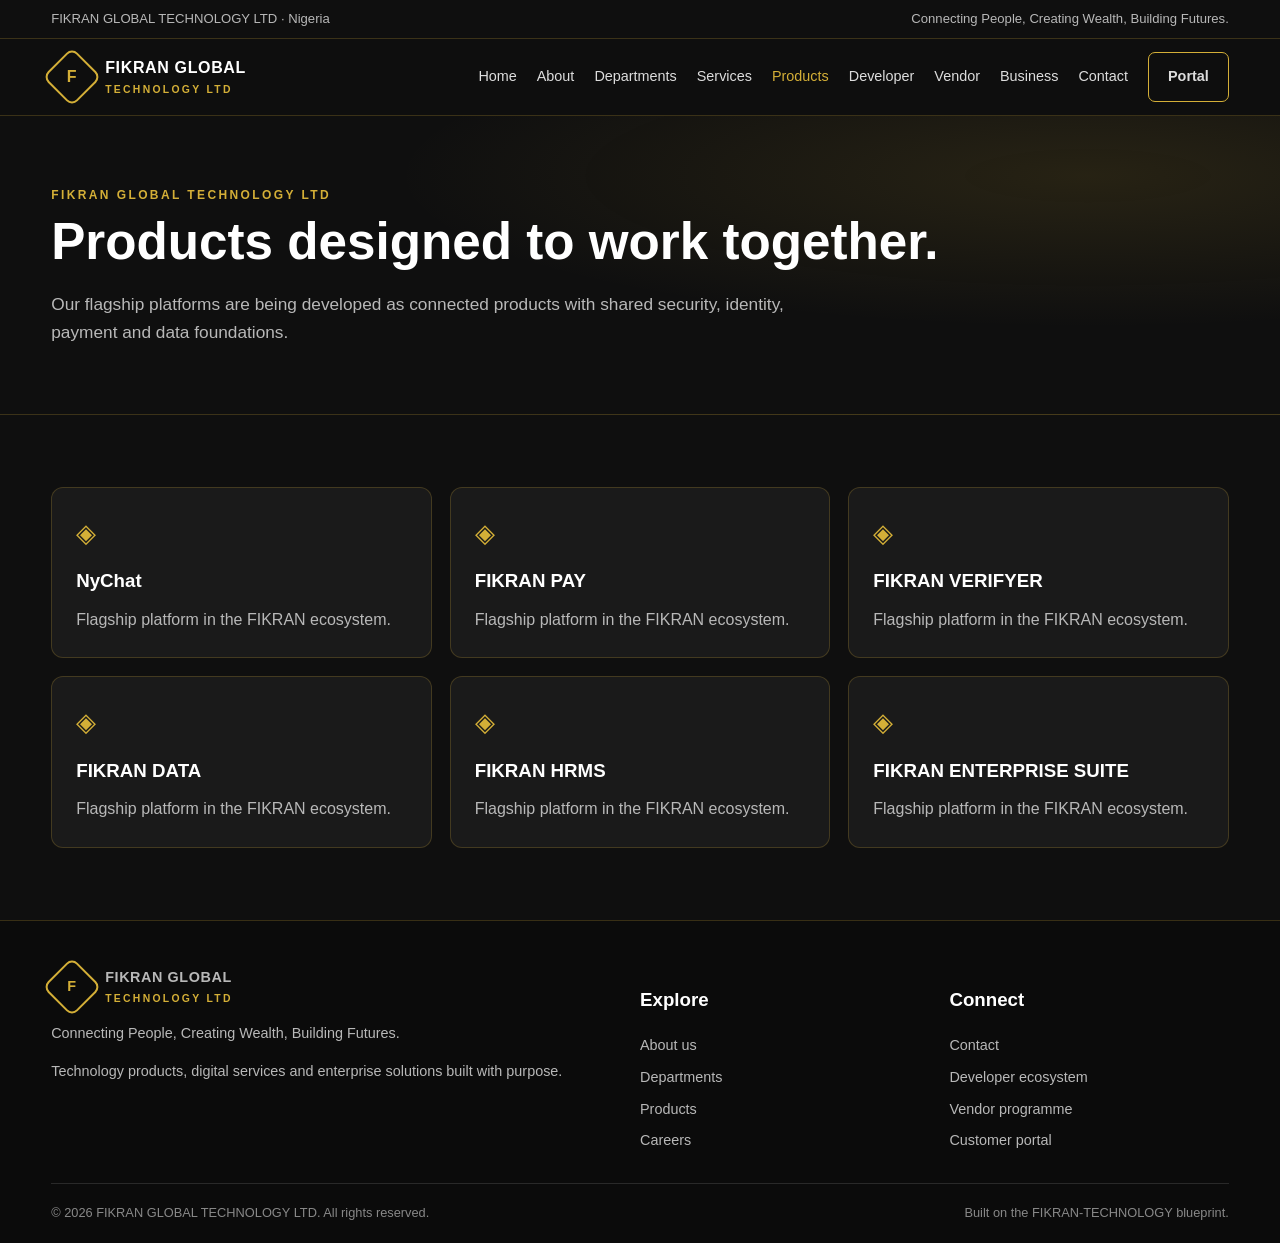
<file: products.html>
<!doctype html>
<html lang="en"><head><meta charset="utf-8"><meta name="viewport" content="width=device-width, initial-scale=1"><meta name="theme-color" content="#0F0F0F"><meta name="description" content="Our flagship platforms are being developed as connected products with shared security, identity, payment and data foundations."><title>Products designed to work together. | FIKRAN GLOBAL TECHNOLOGY LTD</title><link rel="stylesheet" href="assets/css/style.css"></head><body>
<div class="topbar"><div class="container"><span>FIKRAN GLOBAL TECHNOLOGY LTD · Nigeria</span><span>Connecting People, Creating Wealth, Building Futures.</span></div></div>
<header class="navbar"><div class="container nav-inner"><a class="brand" href="index.html"><span class="brand-mark"><span>F</span></span><span>FIKRAN GLOBAL<small>TECHNOLOGY LTD</small></span></a><button class="menu-btn" aria-label="Toggle navigation" aria-expanded="false">Menu ☰</button><nav class="nav-links"><a href="index.html">Home</a><a href="about.html">About</a><a href="departments.html">Departments</a><a href="services.html">Services</a><a href="products.html">Products</a><a href="developer.html">Developer</a><a href="vendor.html">Vendor</a><a href="business.html">Business</a><a href="contact.html">Contact</a><a class="btn btn-outline" href="login.html">Portal</a></nav></div></header>
<main><section class="page-hero"><div class="container"><div class="eyebrow">FIKRAN GLOBAL TECHNOLOGY LTD</div><h1>Products designed to work together.</h1><p>Our flagship platforms are being developed as connected products with shared security, identity, payment and data foundations.</p></div></section><section><div class="container"><div class="grid"><article class="card"><div class="icon">◈</div><h3>NyChat</h3><p>Flagship platform in the FIKRAN ecosystem.</p></article><article class="card"><div class="icon">◈</div><h3>FIKRAN PAY</h3><p>Flagship platform in the FIKRAN ecosystem.</p></article><article class="card"><div class="icon">◈</div><h3>FIKRAN VERIFYER</h3><p>Flagship platform in the FIKRAN ecosystem.</p></article><article class="card"><div class="icon">◈</div><h3>FIKRAN DATA</h3><p>Flagship platform in the FIKRAN ecosystem.</p></article><article class="card"><div class="icon">◈</div><h3>FIKRAN HRMS</h3><p>Flagship platform in the FIKRAN ecosystem.</p></article><article class="card"><div class="icon">◈</div><h3>FIKRAN ENTERPRISE SUITE</h3><p>Flagship platform in the FIKRAN ecosystem.</p></article></div></div></section></main>
<footer class="footer"><div class="container"><div class="footer-grid"><div><a class="brand" href="index.html"><span class="brand-mark"><span>F</span></span><span>FIKRAN GLOBAL<small>TECHNOLOGY LTD</small></span></a><p>Connecting People, Creating Wealth, Building Futures.</p><p>Technology products, digital services and enterprise solutions built with purpose.</p></div><div><h3>Explore</h3><div class="footer-links"><a href="about.html">About us</a><a href="departments.html">Departments</a><a href="products.html">Products</a><a href="careers.html">Careers</a></div></div><div><h3>Connect</h3><div class="footer-links"><a href="contact.html">Contact</a><a href="developer.html">Developer ecosystem</a><a href="vendor.html">Vendor programme</a><a href="login.html">Customer portal</a></div></div></div><div class="copyright"><span>© <span data-year></span> FIKRAN GLOBAL TECHNOLOGY LTD. All rights reserved.</span><span>Built on the FIKRAN-TECHNOLOGY blueprint.</span></div></div></footer><script src="assets/js/main.js"></script></body></html>
</file>
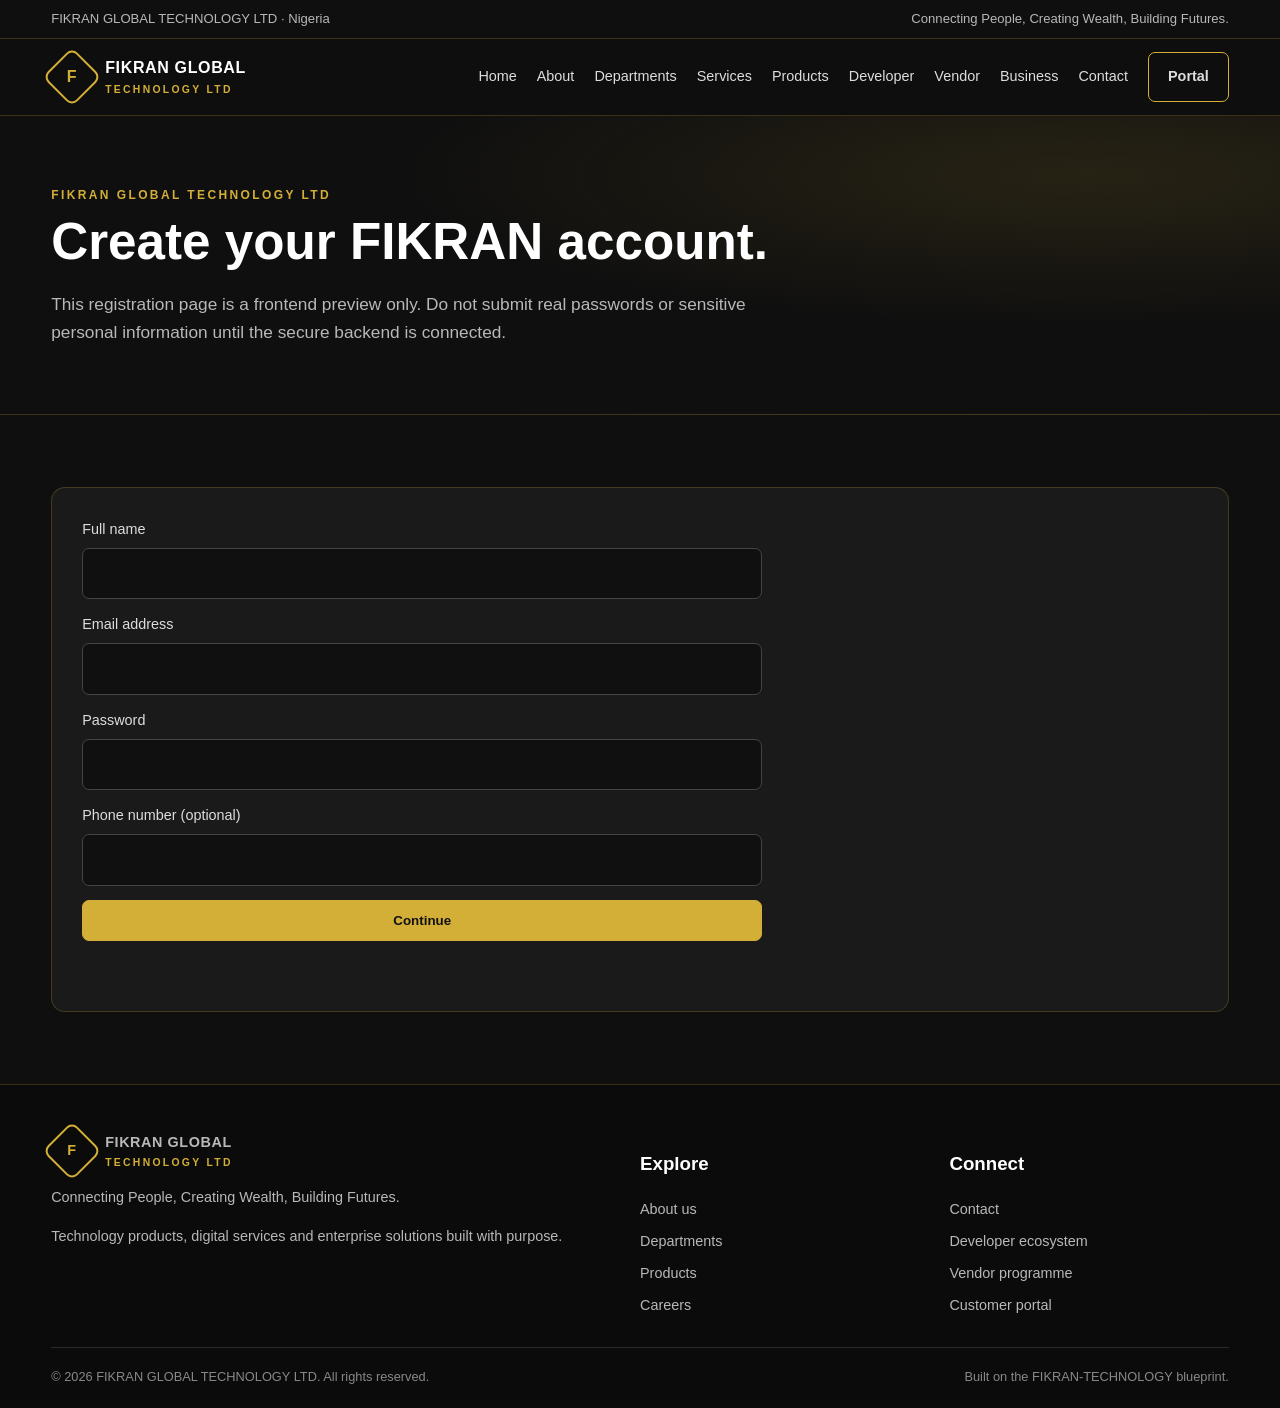
<file: register.html>
<!doctype html>
<html lang="en"><head><meta charset="utf-8"><meta name="viewport" content="width=device-width, initial-scale=1"><meta name="theme-color" content="#0F0F0F"><meta name="description" content="This registration page is a frontend preview only. Do not submit real passwords or sensitive personal information until the secure backend is connected."><title>Create your FIKRAN account. | FIKRAN GLOBAL TECHNOLOGY LTD</title><link rel="stylesheet" href="assets/css/style.css"></head><body>
<div class="topbar"><div class="container"><span>FIKRAN GLOBAL TECHNOLOGY LTD · Nigeria</span><span>Connecting People, Creating Wealth, Building Futures.</span></div></div>
<header class="navbar"><div class="container nav-inner"><a class="brand" href="index.html"><span class="brand-mark"><span>F</span></span><span>FIKRAN GLOBAL<small>TECHNOLOGY LTD</small></span></a><button class="menu-btn" aria-label="Toggle navigation" aria-expanded="false">Menu ☰</button><nav class="nav-links"><a href="index.html">Home</a><a href="about.html">About</a><a href="departments.html">Departments</a><a href="services.html">Services</a><a href="products.html">Products</a><a href="developer.html">Developer</a><a href="vendor.html">Vendor</a><a href="business.html">Business</a><a href="contact.html">Contact</a><a class="btn btn-outline" href="login.html">Portal</a></nav></div></header>
<main><section class="page-hero"><div class="container"><div class="eyebrow">FIKRAN GLOBAL TECHNOLOGY LTD</div><h1>Create your FIKRAN account.</h1><p>This registration page is a frontend preview only. Do not submit real passwords or sensitive personal information until the secure backend is connected.</p></div></section><section><div class="container"><div class="feature-box"><form class="form" data-demo-form><label>Full name<input required name="name" autocomplete="name"></label><label>Email address<input required type="email" name="email" autocomplete="email"></label><label>Password<input required type="password" name="password" autocomplete="off"></label><label>Phone number (optional)<input type="tel" name="phone"></label><button class="btn btn-primary" type="submit">Continue</button><p class="small" data-form-message aria-live="polite"></p></form></div></div></section></main>
<footer class="footer"><div class="container"><div class="footer-grid"><div><a class="brand" href="index.html"><span class="brand-mark"><span>F</span></span><span>FIKRAN GLOBAL<small>TECHNOLOGY LTD</small></span></a><p>Connecting People, Creating Wealth, Building Futures.</p><p>Technology products, digital services and enterprise solutions built with purpose.</p></div><div><h3>Explore</h3><div class="footer-links"><a href="about.html">About us</a><a href="departments.html">Departments</a><a href="products.html">Products</a><a href="careers.html">Careers</a></div></div><div><h3>Connect</h3><div class="footer-links"><a href="contact.html">Contact</a><a href="developer.html">Developer ecosystem</a><a href="vendor.html">Vendor programme</a><a href="login.html">Customer portal</a></div></div></div><div class="copyright"><span>© <span data-year></span> FIKRAN GLOBAL TECHNOLOGY LTD. All rights reserved.</span><span>Built on the FIKRAN-TECHNOLOGY blueprint.</span></div></div></footer><script src="assets/js/main.js"></script></body></html>
</file>
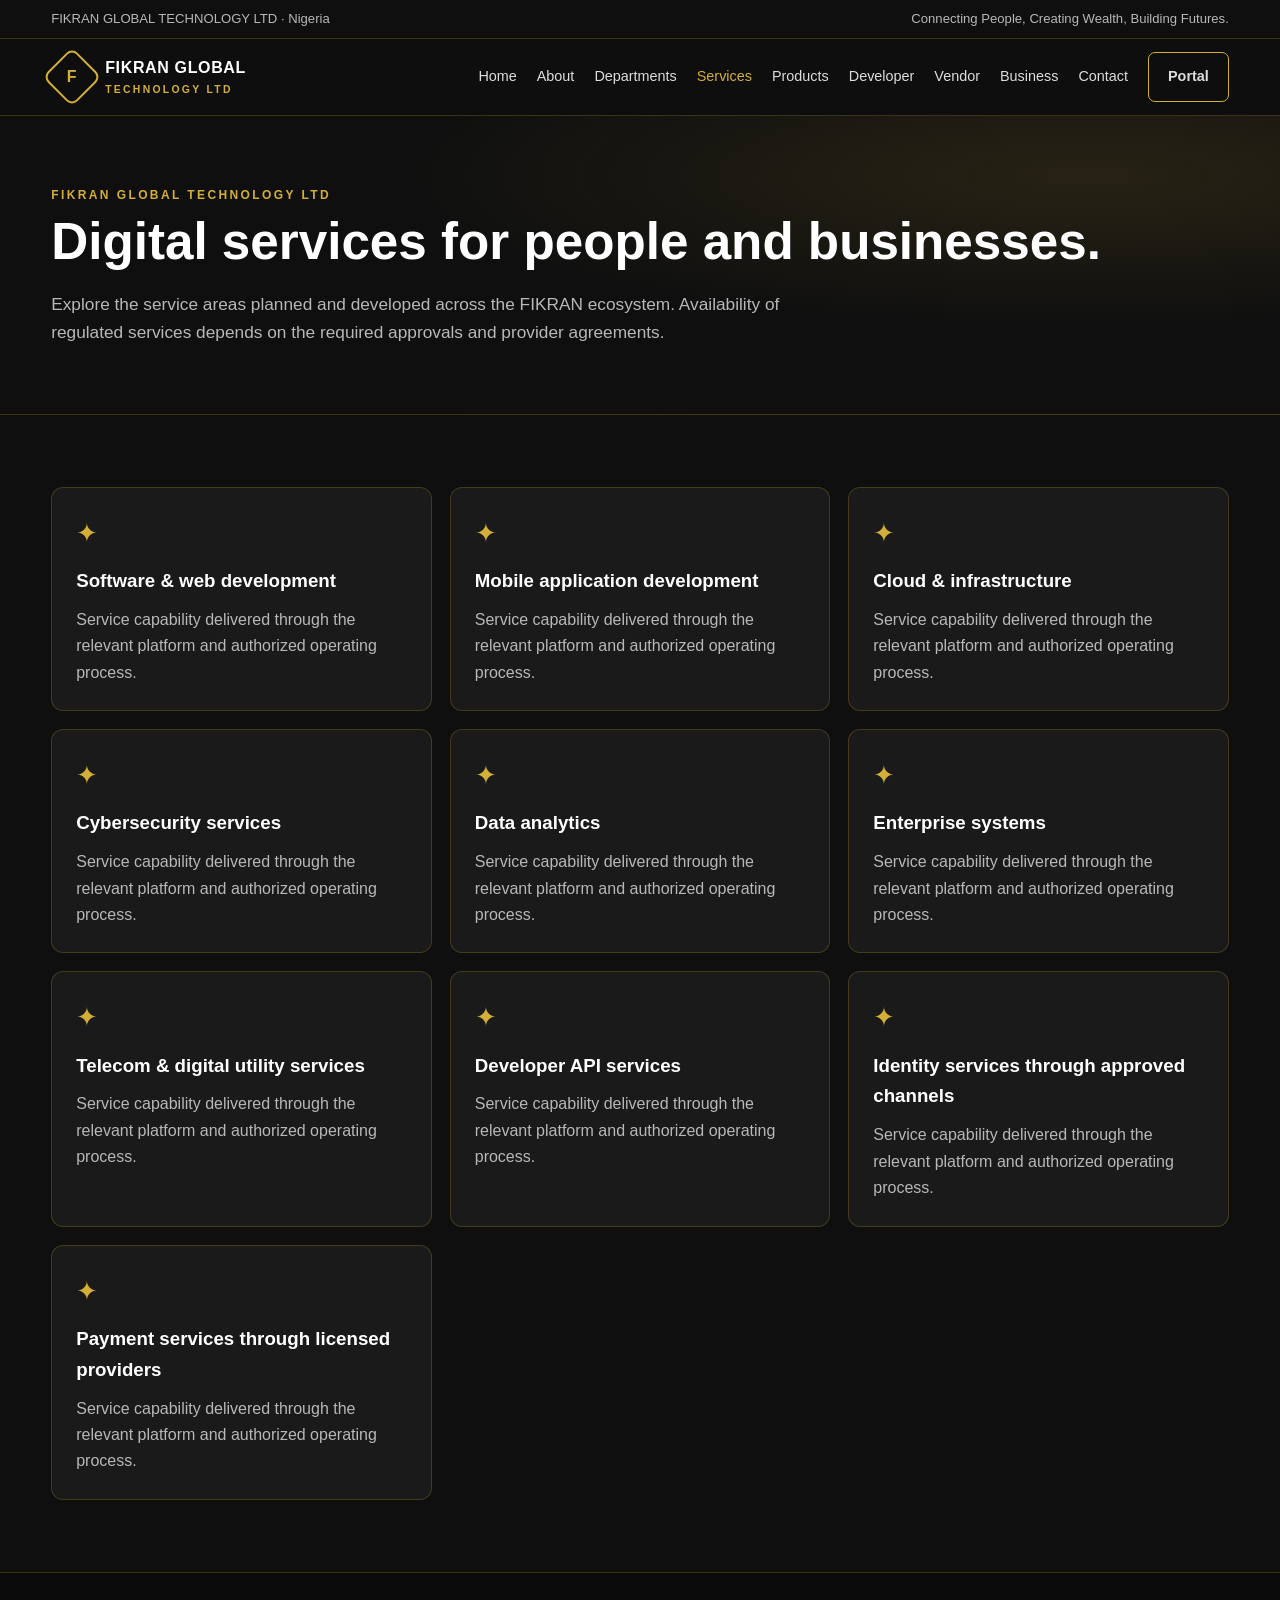
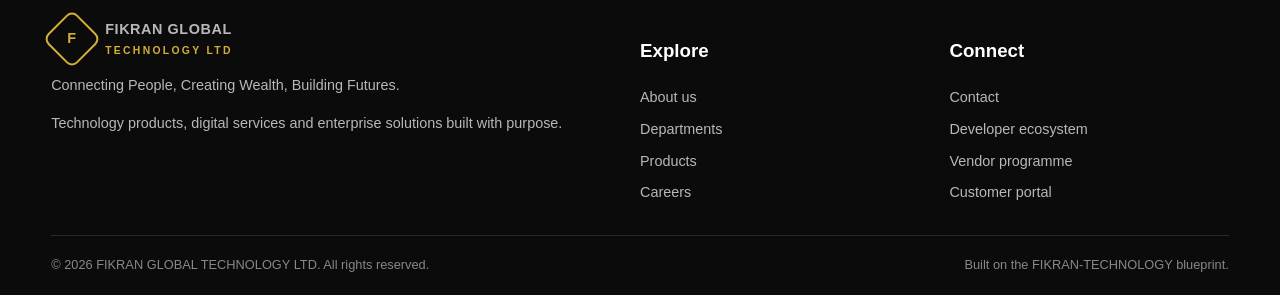
<file: services.html>
<!doctype html>
<html lang="en"><head><meta charset="utf-8"><meta name="viewport" content="width=device-width, initial-scale=1"><meta name="theme-color" content="#0F0F0F"><meta name="description" content="Explore the service areas planned and developed across the FIKRAN ecosystem. Availability of regulated services depends on the required approvals and provider agreements."><title>Digital services for people and businesses. | FIKRAN GLOBAL TECHNOLOGY LTD</title><link rel="stylesheet" href="assets/css/style.css"></head><body>
<div class="topbar"><div class="container"><span>FIKRAN GLOBAL TECHNOLOGY LTD · Nigeria</span><span>Connecting People, Creating Wealth, Building Futures.</span></div></div>
<header class="navbar"><div class="container nav-inner"><a class="brand" href="index.html"><span class="brand-mark"><span>F</span></span><span>FIKRAN GLOBAL<small>TECHNOLOGY LTD</small></span></a><button class="menu-btn" aria-label="Toggle navigation" aria-expanded="false">Menu ☰</button><nav class="nav-links"><a href="index.html">Home</a><a href="about.html">About</a><a href="departments.html">Departments</a><a href="services.html">Services</a><a href="products.html">Products</a><a href="developer.html">Developer</a><a href="vendor.html">Vendor</a><a href="business.html">Business</a><a href="contact.html">Contact</a><a class="btn btn-outline" href="login.html">Portal</a></nav></div></header>
<main><section class="page-hero"><div class="container"><div class="eyebrow">FIKRAN GLOBAL TECHNOLOGY LTD</div><h1>Digital services for people and businesses.</h1><p>Explore the service areas planned and developed across the FIKRAN ecosystem. Availability of regulated services depends on the required approvals and provider agreements.</p></div></section><section><div class="container"><div class="grid"><article class="card"><div class="icon">✦</div><h3>Software & web development</h3><p>Service capability delivered through the relevant platform and authorized operating process.</p></article><article class="card"><div class="icon">✦</div><h3>Mobile application development</h3><p>Service capability delivered through the relevant platform and authorized operating process.</p></article><article class="card"><div class="icon">✦</div><h3>Cloud & infrastructure</h3><p>Service capability delivered through the relevant platform and authorized operating process.</p></article><article class="card"><div class="icon">✦</div><h3>Cybersecurity services</h3><p>Service capability delivered through the relevant platform and authorized operating process.</p></article><article class="card"><div class="icon">✦</div><h3>Data analytics</h3><p>Service capability delivered through the relevant platform and authorized operating process.</p></article><article class="card"><div class="icon">✦</div><h3>Enterprise systems</h3><p>Service capability delivered through the relevant platform and authorized operating process.</p></article><article class="card"><div class="icon">✦</div><h3>Telecom & digital utility services</h3><p>Service capability delivered through the relevant platform and authorized operating process.</p></article><article class="card"><div class="icon">✦</div><h3>Developer API services</h3><p>Service capability delivered through the relevant platform and authorized operating process.</p></article><article class="card"><div class="icon">✦</div><h3>Identity services through approved channels</h3><p>Service capability delivered through the relevant platform and authorized operating process.</p></article><article class="card"><div class="icon">✦</div><h3>Payment services through licensed providers</h3><p>Service capability delivered through the relevant platform and authorized operating process.</p></article></div></div></section></main>
<footer class="footer"><div class="container"><div class="footer-grid"><div><a class="brand" href="index.html"><span class="brand-mark"><span>F</span></span><span>FIKRAN GLOBAL<small>TECHNOLOGY LTD</small></span></a><p>Connecting People, Creating Wealth, Building Futures.</p><p>Technology products, digital services and enterprise solutions built with purpose.</p></div><div><h3>Explore</h3><div class="footer-links"><a href="about.html">About us</a><a href="departments.html">Departments</a><a href="products.html">Products</a><a href="careers.html">Careers</a></div></div><div><h3>Connect</h3><div class="footer-links"><a href="contact.html">Contact</a><a href="developer.html">Developer ecosystem</a><a href="vendor.html">Vendor programme</a><a href="login.html">Customer portal</a></div></div></div><div class="copyright"><span>© <span data-year></span> FIKRAN GLOBAL TECHNOLOGY LTD. All rights reserved.</span><span>Built on the FIKRAN-TECHNOLOGY blueprint.</span></div></div></footer><script src="assets/js/main.js"></script></body></html>
</file>
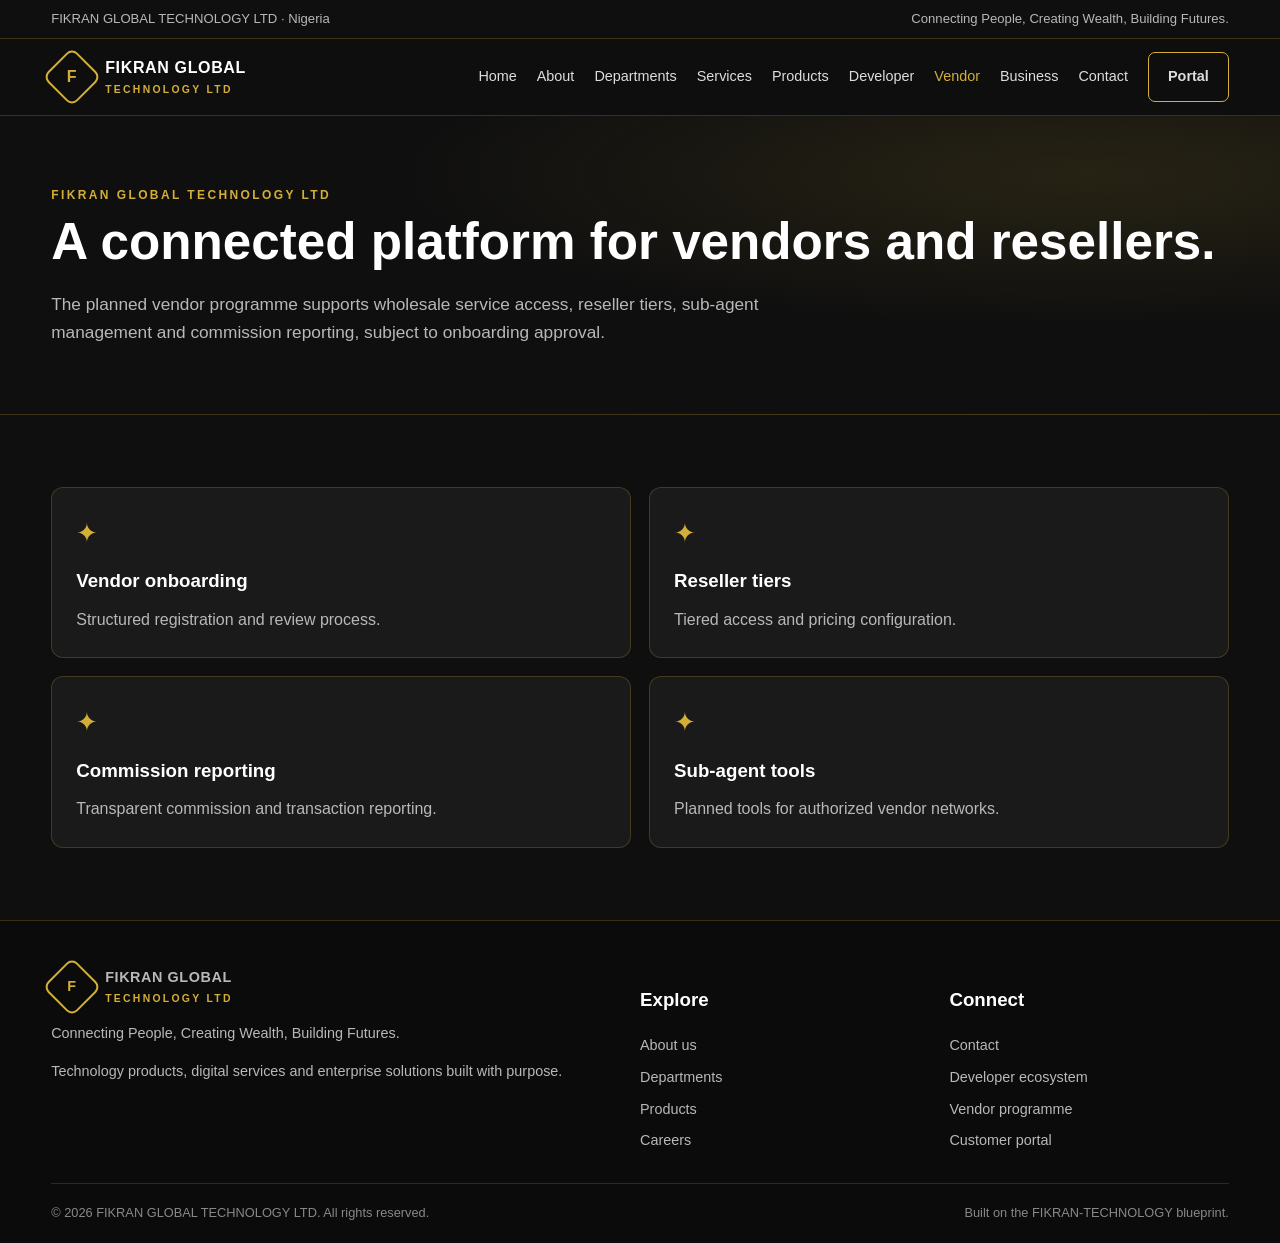
<file: vendor.html>
<!doctype html>
<html lang="en"><head><meta charset="utf-8"><meta name="viewport" content="width=device-width, initial-scale=1"><meta name="theme-color" content="#0F0F0F"><meta name="description" content="The planned vendor programme supports wholesale service access, reseller tiers, sub-agent management and commission reporting, subject to onboarding approval."><title>A connected platform for vendors and resellers. | FIKRAN GLOBAL TECHNOLOGY LTD</title><link rel="stylesheet" href="assets/css/style.css"></head><body>
<div class="topbar"><div class="container"><span>FIKRAN GLOBAL TECHNOLOGY LTD · Nigeria</span><span>Connecting People, Creating Wealth, Building Futures.</span></div></div>
<header class="navbar"><div class="container nav-inner"><a class="brand" href="index.html"><span class="brand-mark"><span>F</span></span><span>FIKRAN GLOBAL<small>TECHNOLOGY LTD</small></span></a><button class="menu-btn" aria-label="Toggle navigation" aria-expanded="false">Menu ☰</button><nav class="nav-links"><a href="index.html">Home</a><a href="about.html">About</a><a href="departments.html">Departments</a><a href="services.html">Services</a><a href="products.html">Products</a><a href="developer.html">Developer</a><a href="vendor.html">Vendor</a><a href="business.html">Business</a><a href="contact.html">Contact</a><a class="btn btn-outline" href="login.html">Portal</a></nav></div></header>
<main><section class="page-hero"><div class="container"><div class="eyebrow">FIKRAN GLOBAL TECHNOLOGY LTD</div><h1>A connected platform for vendors and resellers.</h1><p>The planned vendor programme supports wholesale service access, reseller tiers, sub-agent management and commission reporting, subject to onboarding approval.</p></div></section><section><div class="container"><div class="grid two"><article class="card"><div class="icon">✦</div><h3>Vendor onboarding</h3><p>Structured registration and review process.</p></article><article class="card"><div class="icon">✦</div><h3>Reseller tiers</h3><p>Tiered access and pricing configuration.</p></article><article class="card"><div class="icon">✦</div><h3>Commission reporting</h3><p>Transparent commission and transaction reporting.</p></article><article class="card"><div class="icon">✦</div><h3>Sub-agent tools</h3><p>Planned tools for authorized vendor networks.</p></article></div></div></section></main>
<footer class="footer"><div class="container"><div class="footer-grid"><div><a class="brand" href="index.html"><span class="brand-mark"><span>F</span></span><span>FIKRAN GLOBAL<small>TECHNOLOGY LTD</small></span></a><p>Connecting People, Creating Wealth, Building Futures.</p><p>Technology products, digital services and enterprise solutions built with purpose.</p></div><div><h3>Explore</h3><div class="footer-links"><a href="about.html">About us</a><a href="departments.html">Departments</a><a href="products.html">Products</a><a href="careers.html">Careers</a></div></div><div><h3>Connect</h3><div class="footer-links"><a href="contact.html">Contact</a><a href="developer.html">Developer ecosystem</a><a href="vendor.html">Vendor programme</a><a href="login.html">Customer portal</a></div></div></div><div class="copyright"><span>© <span data-year></span> FIKRAN GLOBAL TECHNOLOGY LTD. All rights reserved.</span><span>Built on the FIKRAN-TECHNOLOGY blueprint.</span></div></div></footer><script src="assets/js/main.js"></script></body></html>
</file>
<file: assets/css/style.css>
:root{--bg:#0F0F0F;--gold:#D4AF37;--card:#1A1A1A;--white:#fff;--muted:#b8b8b8;--line:rgba(212,175,55,.22);--max:1180px}
*{box-sizing:border-box}html{scroll-behavior:smooth}body{margin:0;background:var(--bg);color:var(--white);font-family:Inter,Arial,sans-serif;line-height:1.65}a{color:inherit;text-decoration:none}img{max-width:100%}.container{width:min(92%,var(--max));margin:auto}.topbar{border-bottom:1px solid var(--line);font-size:.82rem;color:var(--muted);padding:8px 0}.topbar .container{display:flex;justify-content:space-between;gap:15px;flex-wrap:wrap}.navbar{position:sticky;top:0;z-index:50;background:rgba(15,15,15,.95);backdrop-filter:blur(14px);border-bottom:1px solid var(--line)}.nav-inner{display:flex;align-items:center;justify-content:space-between;min-height:76px;gap:20px}.brand{display:flex;align-items:center;gap:12px;font-weight:800;letter-spacing:.04em}.brand-mark{width:42px;height:42px;border:2px solid var(--gold);display:grid;place-items:center;color:var(--gold);font-weight:900;transform:rotate(45deg);border-radius:8px}.brand-mark span{transform:rotate(-45deg)}.brand small{display:block;font-size:.65rem;letter-spacing:.22em;color:var(--gold)}.nav-links{display:flex;align-items:center;gap:20px}.nav-links a{font-size:.9rem;color:#ddd}.nav-links a:hover,.nav-links a.active{color:var(--gold)}.menu-btn{display:none;background:none;border:1px solid var(--line);color:white;padding:9px 12px;border-radius:8px}.btn{display:inline-flex;align-items:center;justify-content:center;gap:8px;padding:12px 19px;border-radius:7px;border:1px solid var(--gold);font-weight:700;transition:.2s;cursor:pointer}.btn-primary{background:var(--gold);color:#111}.btn-primary:hover{background:#f0cc59;transform:translateY(-2px)}.btn-outline{color:var(--gold)}.btn-outline:hover{background:var(--gold);color:#111}.hero{padding:95px 0 80px;background:radial-gradient(ellipse at 80% 10%,rgba(212,175,55,.15),transparent 42%),linear-gradient(180deg,#111,#0F0F0F)}.eyebrow{color:var(--gold);text-transform:uppercase;letter-spacing:.2em;font-size:.75rem;font-weight:800}.hero h1{font-size:clamp(2.5rem,6vw,5rem);line-height:1.08;max-width:850px;margin:18px 0}.gold{color:var(--gold)}.lead{font-size:1.15rem;color:#c9c9c9;max-width:720px}.hero-actions{display:flex;gap:12px;flex-wrap:wrap;margin-top:30px}.hero-panel{margin-top:45px;padding:22px;border:1px solid var(--line);border-radius:14px;background:linear-gradient(135deg,rgba(212,175,55,.09),rgba(26,26,26,.8));display:flex;justify-content:space-between;gap:25px;flex-wrap:wrap}.hero-panel strong{color:var(--gold)}section{padding:72px 0}.section-head{max-width:740px;margin-bottom:32px}.section-head h2,.page-hero h1{font-size:clamp(2rem,4vw,3.2rem);line-height:1.15;margin:8px 0 14px}.section-head p,.muted{color:var(--muted)}.grid{display:grid;grid-template-columns:repeat(3,1fr);gap:18px}.grid.two{grid-template-columns:repeat(2,1fr)}.card{background:var(--card);border:1px solid var(--line);border-radius:12px;padding:24px;transition:.2s}.card:hover{transform:translateY(-4px);border-color:rgba(212,175,55,.65)}.card .icon{font-size:1.6rem;color:var(--gold);margin-bottom:12px}.card h3{margin:5px 0 10px}.card p{color:var(--muted);margin:0}.tag{display:inline-block;color:var(--gold);border:1px solid var(--line);border-radius:30px;padding:4px 10px;font-size:.75rem;margin:4px 5px 4px 0}.page-hero{padding:70px 0 50px;background:radial-gradient(ellipse at 85% 20%,rgba(212,175,55,.12),transparent 45%);border-bottom:1px solid var(--line)}.page-hero p{max-width:760px;color:var(--muted);font-size:1.08rem}.split{display:grid;grid-template-columns:1.1fr .9fr;gap:35px;align-items:center}.feature-box{padding:30px;background:var(--card);border:1px solid var(--line);border-radius:14px}.stats{display:grid;grid-template-columns:repeat(4,1fr);gap:14px;margin-top:25px}.stat{padding:18px;background:#151515;border:1px solid var(--line);border-radius:10px}.stat strong{display:block;color:var(--gold);font-size:1.5rem}.list{padding-left:20px;color:var(--muted)}.list li{margin:8px 0}.notice{border-left:3px solid var(--gold);background:#17150f;padding:16px 18px;color:#ddd;border-radius:0 8px 8px 0}.form{display:grid;gap:14px;max-width:680px}.form label{font-size:.9rem;color:#ddd}.form input,.form textarea,.form select{width:100%;margin-top:6px;background:#101010;color:white;border:1px solid #444;border-radius:7px;padding:13px;font:inherit}.form input:focus,.form textarea:focus{outline:1px solid var(--gold);border-color:var(--gold)}.form textarea{min-height:130px}.footer{border-top:1px solid var(--line);padding:45px 0 20px;background:#0b0b0b}.footer-grid{display:grid;grid-template-columns:2fr 1fr 1fr;gap:30px}.footer p,.footer a{color:var(--muted);font-size:.9rem}.footer a:hover{color:var(--gold)}.footer-links{display:grid;gap:8px}.copyright{border-top:1px solid #292929;margin-top:30px;padding-top:18px;color:#888;font-size:.8rem;display:flex;justify-content:space-between;gap:10px;flex-wrap:wrap}.pill-row{display:flex;flex-wrap:wrap;gap:8px;margin-top:18px}.cta{background:linear-gradient(120deg,#211b0b,#171717);border:1px solid var(--line);border-radius:16px;padding:35px;display:flex;justify-content:space-between;align-items:center;gap:25px;flex-wrap:wrap}.cta h2{margin:0 0 8px}.small{font-size:.82rem;color:#999}.hidden{display:none}
@media(max-width:900px){.nav-links{display:none;position:absolute;top:76px;left:0;right:0;background:#101010;border-bottom:1px solid var(--line);padding:20px;flex-direction:column;align-items:flex-start}.nav-links.open{display:flex}.menu-btn{display:block}.grid{grid-template-columns:repeat(2,1fr)}.split{grid-template-columns:1fr}.stats{grid-template-columns:repeat(2,1fr)}}
@media(max-width:600px){.grid,.grid.two,.footer-grid{grid-template-columns:1fr}.hero{padding:65px 0}.nav-inner{min-height:68px}.nav-links{top:68px}.brand{font-size:.85rem}.brand-mark{width:36px;height:36px}.stats{grid-template-columns:repeat(2,1fr)}section{padding:55px 0}.cta{padding:25px}}
</file>
